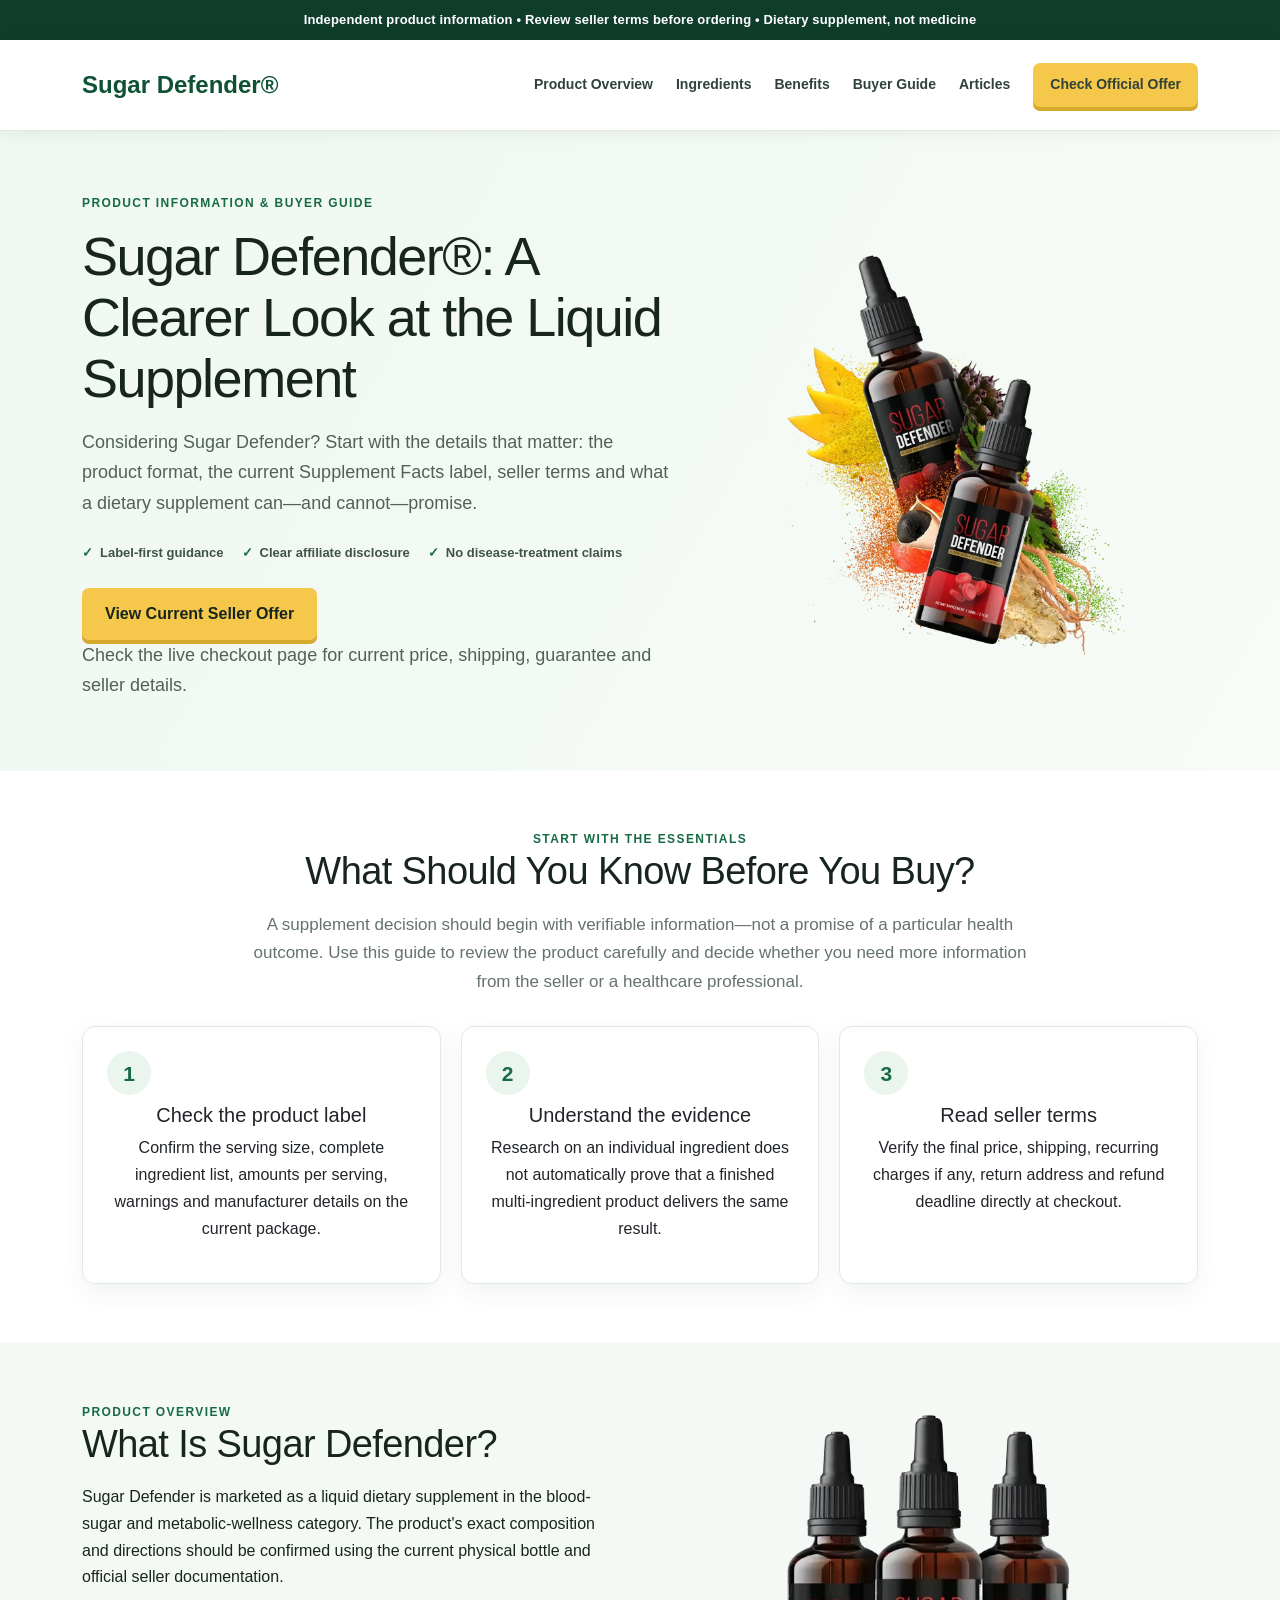
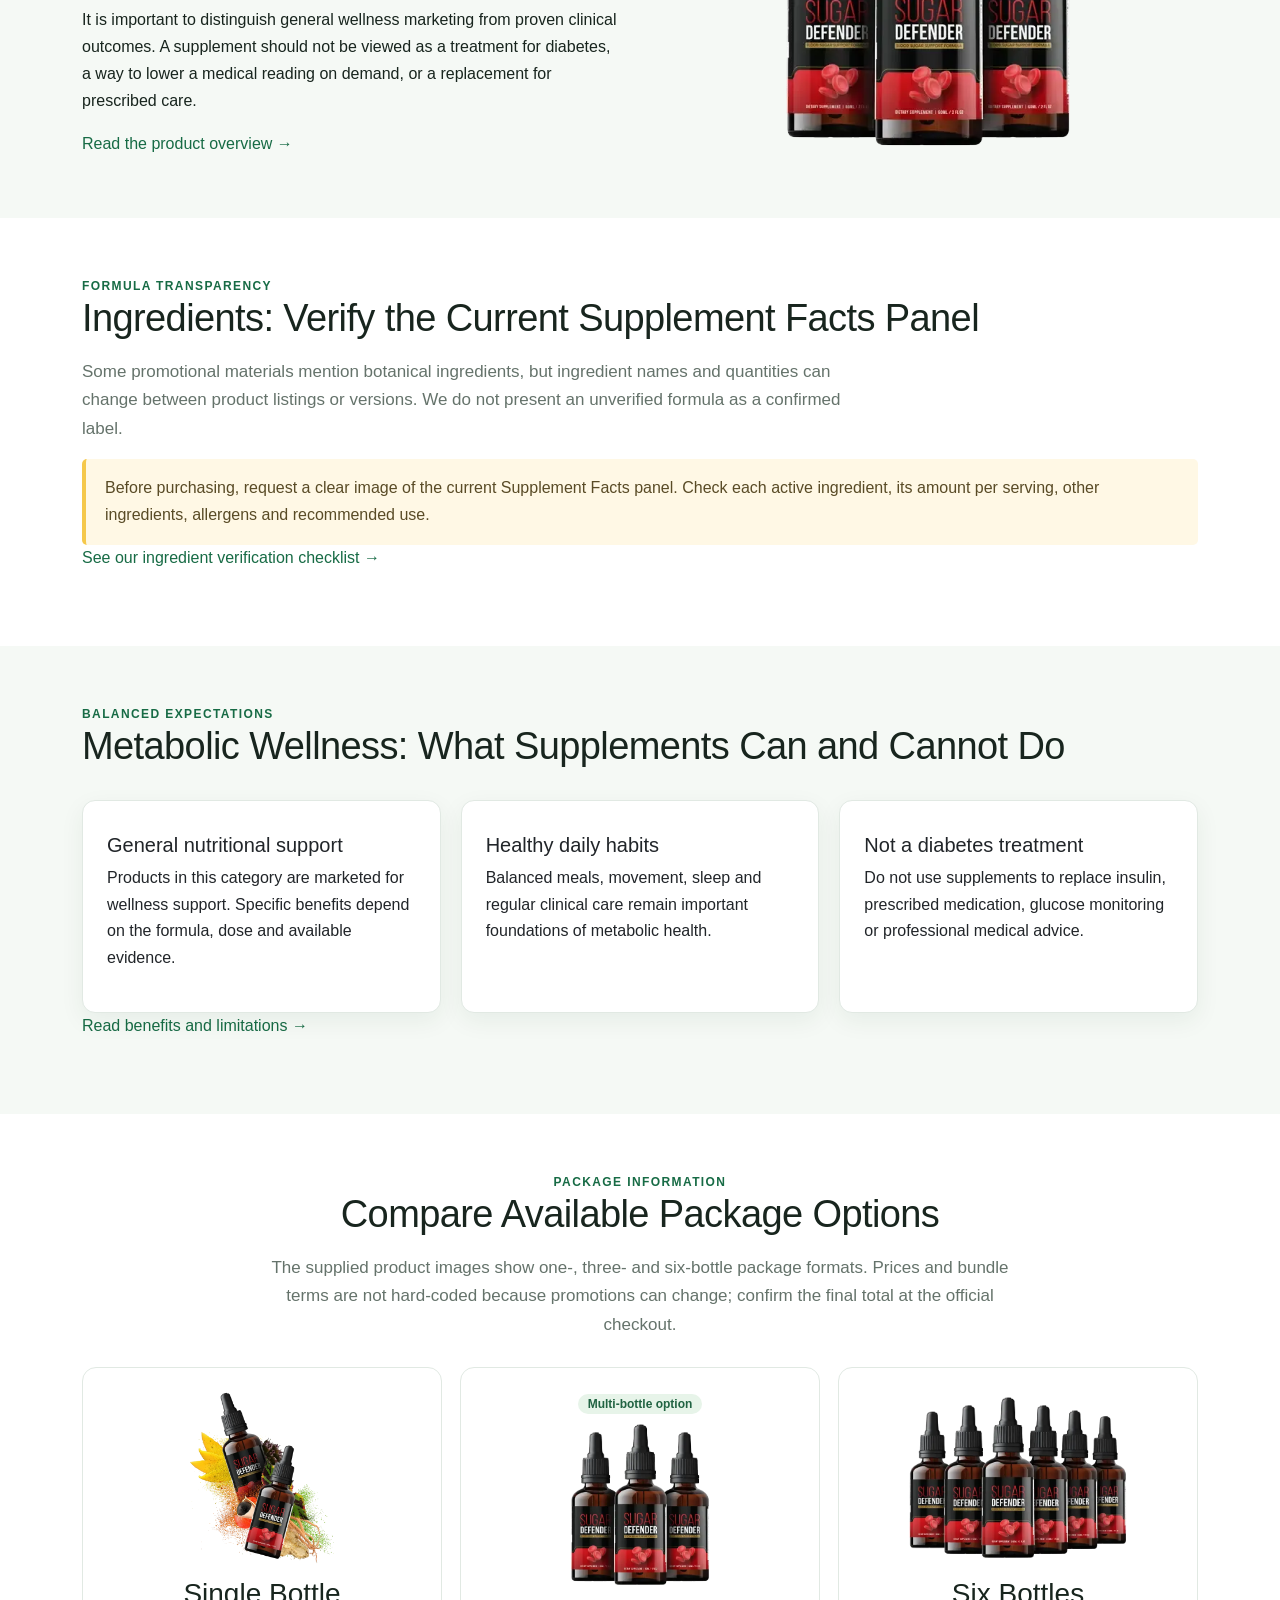
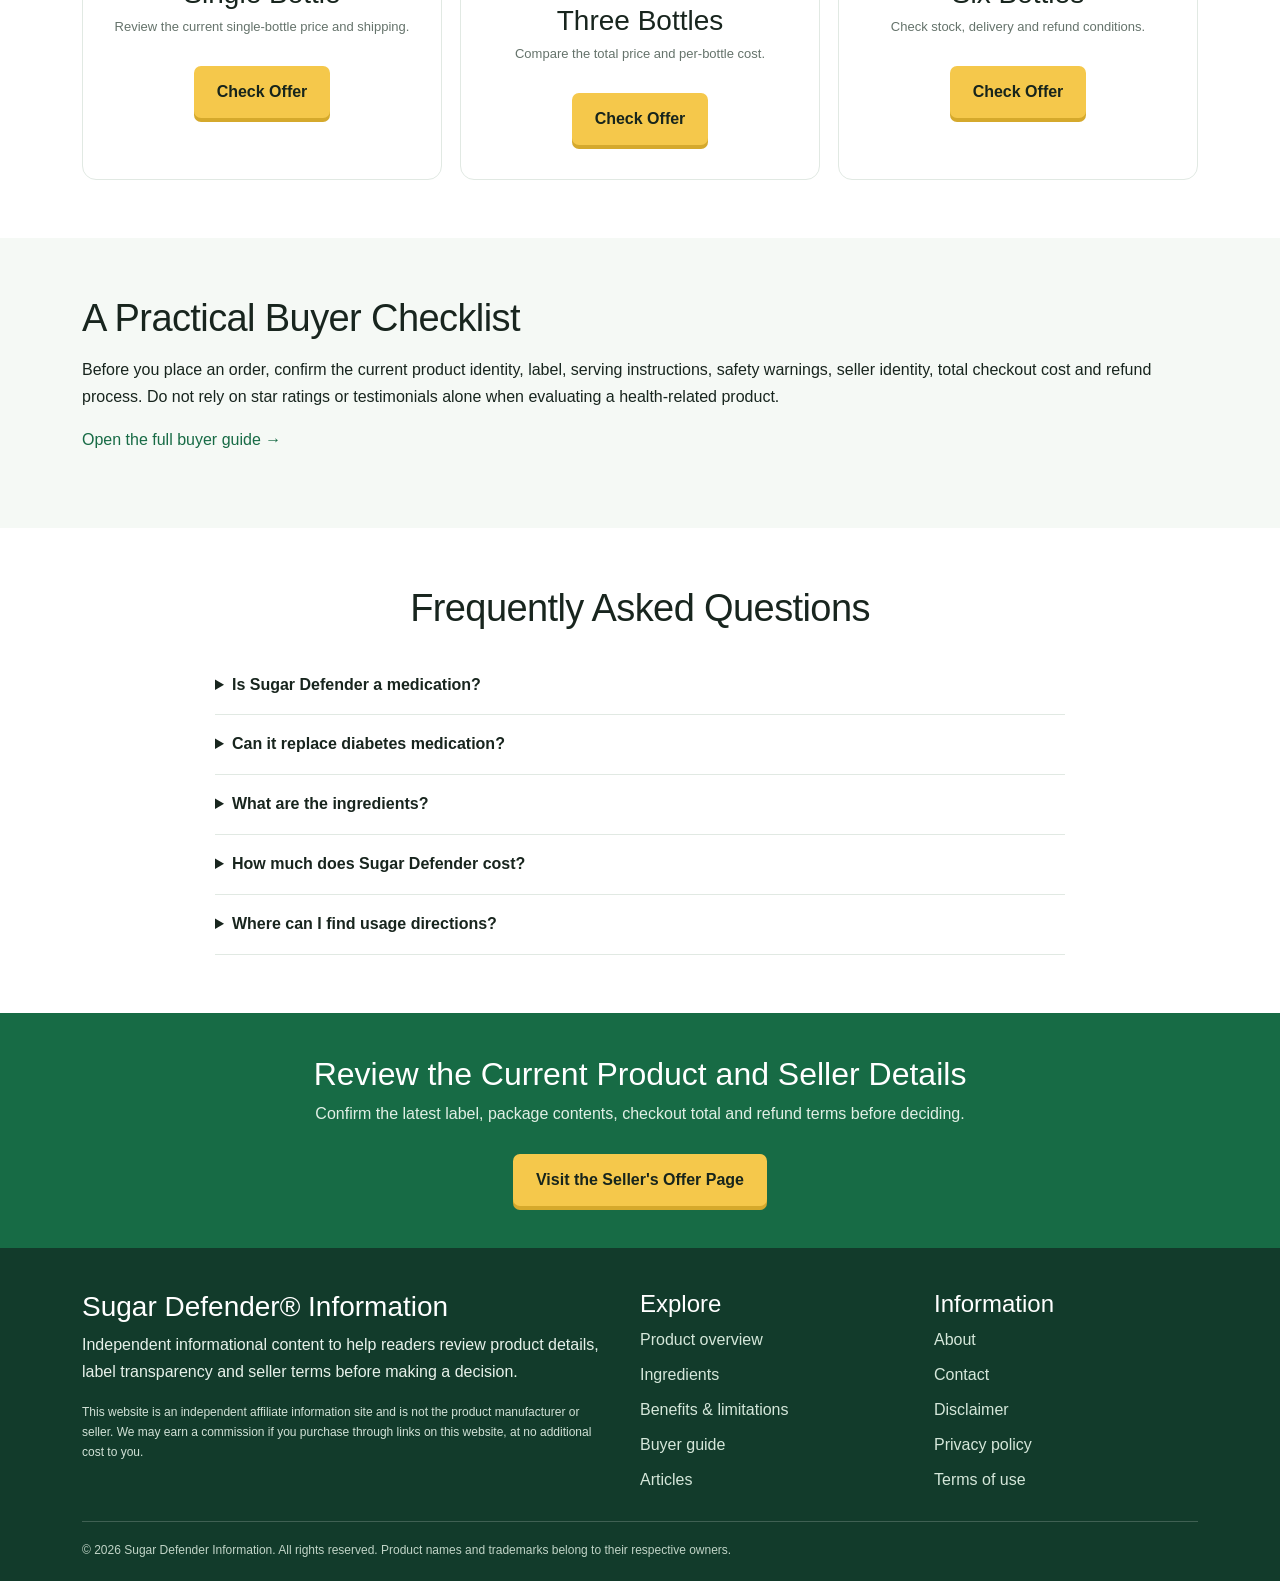
<file: index.html>
<!doctype html><html lang="en"><head><meta charset="utf-8"><meta name="viewport" content="width=device-width,initial-scale=1">
  <meta name="google-site-verification" content="rdpQ_b0k1fp0fKm5_7K_BMb2VuvGI5ADbU_LfdGEvl0" />
<title>Sugar Defender® | Discover Natural Blood Sugar Support & Info</title><meta name="description" content="Explore Sugar Defender product information, label-checking guidance, ingredient transparency, potential limitations and practical questions to ask before ordering."><meta name="robots" content="index,follow,max-image-preview:large">
<link rel="canonical" href="https://en-sugardefenderpro.vercel.app/"><meta property="og:type" content="website"><meta property="og:title" content="Sugar Defender® | Discover Natural Blood Sugar Support & Info"><meta property="og:description" content="Explore Sugar Defender product information, label-checking guidance, ingredient transparency, potential limitations and practical questions to ask before ordering."><meta property="og:url" content="https://en-sugardefenderpro.vercel.app/"><meta property="og:image" content="/assets/images/sugar-defender-one-bottle.webp"><meta name="twitter:card" content="summary_large_image">
<link rel="icon" href="/assets/images/sugar-defender-one-bottle.webp"><link rel="stylesheet" href="/assets/css/bootstrap.min.css">
<link rel="stylesheet" href="/assets/css/bootstrap-icons.css">
<link rel="stylesheet" href="/assets/css/style.css">
<script type="application/ld+json">{"@context":"https://schema.org","@type":"WebPage","name":"Sugar Defender® | Discover Natural Blood Sugar Support & Info","url":"https://en-sugardefenderpro.vercel.app/","description":"Explore Sugar Defender product information, label-checking guidance, ingredient transparency, potential limitations and practical questions to ask before ordering."}</script></head><body><div class="top-strip">Independent product information • Review seller terms before ordering • Dietary supplement, not medicine</div>
<nav class="navbar"><div class="container nav-inner"><a class="brand" href="https://en-sugardefenderpro.vercel.app/">Sugar Defender®</a><button class="menu-toggle" aria-label="Open menu" aria-expanded="false">☰</button><div class="nav-links"><a href="https://en-sugardefenderpro.vercel.app/what-is/">Product Overview</a><a href="https://en-sugardefenderpro.vercel.app/ingredients/">Ingredients</a><a href="https://en-sugardefenderpro.vercel.app/benefits/">Benefits</a><a href="https://en-sugardefenderpro.vercel.app/review/">Buyer Guide</a><a href="https://en-sugardefenderpro.vercel.app/blog/">Articles</a><a class="nav-cta" href="https://mwebkivo.com/13804/1614/2/?" target="_blank" rel="sponsored nofollow noopener">Check Official Offer</a></div></div></nav><header class="hero"><div class="container hero-grid"><div><div class="eyebrow">Product information & buyer guide</div><h1>Sugar Defender®: A Clearer Look at the Liquid Supplement</h1><p>Considering Sugar Defender? Start with the details that matter: the product format, the current Supplement Facts label, seller terms and what a dietary supplement can—and cannot—promise.</p><div class="trust-row"><span>Label-first guidance</span><span>Clear affiliate disclosure</span><span>No disease-treatment claims</span></div><a class="btn" href="https://mwebkivo.com/13804/1614/2/?" target="_blank" rel="sponsored nofollow noopener">View Current Seller Offer</a><p class="small">Check the live checkout page for current price, shipping, guarantee and seller details.</p></div><div><img class="hero-img" src="/assets/images/sugar-defender-one-bottle.webp" alt="Sugar Defender product bottle"></div></div></header>
<section class="section center"><div class="container"><div class="eyebrow">Start with the essentials</div><h2>What Should You Know Before You Buy?</h2><p class="section-intro">A supplement decision should begin with verifiable information—not a promise of a particular health outcome. Use this guide to review the product carefully and decide whether you need more information from the seller or a healthcare professional.</p><div class="cards"><div class="card"><div class="icon-round">1</div><h3>Check the product label</h3><p>Confirm the serving size, complete ingredient list, amounts per serving, warnings and manufacturer details on the current package.</p></div><div class="card"><div class="icon-round">2</div><h3>Understand the evidence</h3><p>Research on an individual ingredient does not automatically prove that a finished multi-ingredient product delivers the same result.</p></div><div class="card"><div class="icon-round">3</div><h3>Read seller terms</h3><p>Verify the final price, shipping, recurring charges if any, return address and refund deadline directly at checkout.</p></div></div></div></section>
<section class="section soft" id="what-is"><div class="container split"><div><div class="eyebrow">Product overview</div><h2>What Is Sugar Defender?</h2><p>Sugar Defender is marketed as a liquid dietary supplement in the blood-sugar and metabolic-wellness category. The product's exact composition and directions should be confirmed using the current physical bottle and official seller documentation.</p><p>It is important to distinguish general wellness marketing from proven clinical outcomes. A supplement should not be viewed as a treatment for diabetes, a way to lower a medical reading on demand, or a replacement for prescribed care.</p><a href="https://en-sugardefenderpro.vercel.app/what-is/">Read the product overview →</a></div><img class="product-img" src="/assets/images/sugar-defender-three-bottles.webp" alt="Sugar Defender multi-bottle package"></div></section>
<section class="section" id="ingredients"><div class="container"><div class="eyebrow">Formula transparency</div><h2>Ingredients: Verify the Current Supplement Facts Panel</h2><p class="section-intro">Some promotional materials mention botanical ingredients, but ingredient names and quantities can change between product listings or versions. We do not present an unverified formula as a confirmed label.</p><div class="note">Before purchasing, request a clear image of the current Supplement Facts panel. Check each active ingredient, its amount per serving, other ingredients, allergens and recommended use.</div><p><a href="https://en-sugardefenderpro.vercel.app/ingredients/">See our ingredient verification checklist →</a></p></div></section>
<section class="section soft" id="benefits"><div class="container"><div class="eyebrow">Balanced expectations</div><h2>Metabolic Wellness: What Supplements Can and Cannot Do</h2><div class="cards"><div class="card"><h3>General nutritional support</h3><p>Products in this category are marketed for wellness support. Specific benefits depend on the formula, dose and available evidence.</p></div><div class="card"><h3>Healthy daily habits</h3><p>Balanced meals, movement, sleep and regular clinical care remain important foundations of metabolic health.</p></div><div class="card"><h3>Not a diabetes treatment</h3><p>Do not use supplements to replace insulin, prescribed medication, glucose monitoring or professional medical advice.</p></div></div><p><a href="https://en-sugardefenderpro.vercel.app/benefits/">Read benefits and limitations →</a></p></div></section>
<section class="section" id="pricing"><div class="container center"><div class="eyebrow">Package information</div><h2>Compare Available Package Options</h2><p class="section-intro">The supplied product images show one-, three- and six-bottle package formats. Prices and bundle terms are not hard-coded because promotions can change; confirm the final total at the official checkout.</p><div class="price-grid"><div class="price-card"><img src="/assets/images/sugar-defender-one-bottle.webp" alt="One bottle package"><h3>Single Bottle</h3><p class="small">Review the current single-bottle price and shipping.</p><a class="btn" href="https://mwebkivo.com/13804/1614/2/?" rel="sponsored nofollow noopener" target="_blank">Check Offer</a></div><div class="price-card"><span class="badge">Multi-bottle option</span><img src="/assets/images/sugar-defender-three-bottles.webp" alt="Three bottle package"><h3>Three Bottles</h3><p class="small">Compare the total price and per-bottle cost.</p><a class="btn" href="https://mwebkivo.com/13804/1614/2/?" rel="sponsored nofollow noopener" target="_blank">Check Offer</a></div><div class="price-card"><img src="/assets/images/sugar-defender-six-bottles.webp" alt="Six bottle package"><h3>Six Bottles</h3><p class="small">Check stock, delivery and refund conditions.</p><a class="btn" href="https://mwebkivo.com/13804/1614/2/?" rel="sponsored nofollow noopener" target="_blank">Check Offer</a></div></div></div></section>
<section class="section soft" id="reviews"><div class="container"><h2>A Practical Buyer Checklist</h2><p>Before you place an order, confirm the current product identity, label, serving instructions, safety warnings, seller identity, total checkout cost and refund process. Do not rely on star ratings or testimonials alone when evaluating a health-related product.</p><p><a href="https://en-sugardefenderpro.vercel.app/review/">Open the full buyer guide →</a></p></div></section>
<section class="section" id="faq"><div class="container center"><h2>Frequently Asked Questions</h2><div class="faq"><details><summary>Is Sugar Defender a medication?</summary><p>No. It is marketed as a dietary supplement. It should not be used to diagnose, treat, cure or prevent any disease.</p></details><details><summary>Can it replace diabetes medication?</summary><p>No. Never stop or change prescribed medication based on supplement marketing. Speak with your healthcare professional.</p></details><details><summary>What are the ingredients?</summary><p>Check the current Supplement Facts panel on the physical product. We do not treat incomplete promotional ingredient references as a verified formula.</p></details><details><summary>How much does Sugar Defender cost?</summary><p>Prices and bundle promotions may change. The final checkout page is the place to confirm current pricing, shipping and taxes.</p></details><details><summary>Where can I find usage directions?</summary><p>Follow the directions printed on the current product label. Ask a healthcare professional before use if you take medication or have a medical condition.</p></details></div></div></section>
<section class="cta-band"><div class="container"><h2>Review the Current Product and Seller Details</h2><p>Confirm the latest label, package contents, checkout total and refund terms before deciding.</p><a class="btn" href="https://mwebkivo.com/13804/1614/2/?" target="_blank" rel="sponsored nofollow noopener">Visit the Seller's Offer Page</a></div></section><footer class="footer"><div class="container"><div class="footer-grid"><div><h3>Sugar Defender® Information</h3><p>Independent informational content to help readers review product details, label transparency and seller terms before making a decision.</p><p class="disclaimer">This website is an independent affiliate information site and is not the product manufacturer or seller. We may earn a commission if you purchase through links on this website, at no additional cost to you.</p></div><div><h4>Explore</h4><div class="footer-links"><a href="https://en-sugardefenderpro.vercel.app/what-is/">Product overview</a><a href="https://en-sugardefenderpro.vercel.app/ingredients/">Ingredients</a><a href="https://en-sugardefenderpro.vercel.app/benefits/">Benefits & limitations</a><a href="https://en-sugardefenderpro.vercel.app/review/">Buyer guide</a><a href="https://en-sugardefenderpro.vercel.app/blog/">Articles</a></div></div><div><h4>Information</h4><div class="footer-links"><a href="https://en-sugardefenderpro.vercel.app/about/">About</a><a href="https://en-sugardefenderpro.vercel.app/contact/">Contact</a><a href="https://en-sugardefenderpro.vercel.app/disclaimer/">Disclaimer</a><a href="https://en-sugardefenderpro.vercel.app/privacy-policy/">Privacy policy</a><a href="https://en-sugardefenderpro.vercel.app/terms/">Terms of use</a></div></div></div><div class="copyright">© 2026 Sugar Defender Information. All rights reserved. Product names and trademarks belong to their respective owners.</div></div></footer><script src="/assets/js/site.js" defer></script></body></html>
</file>
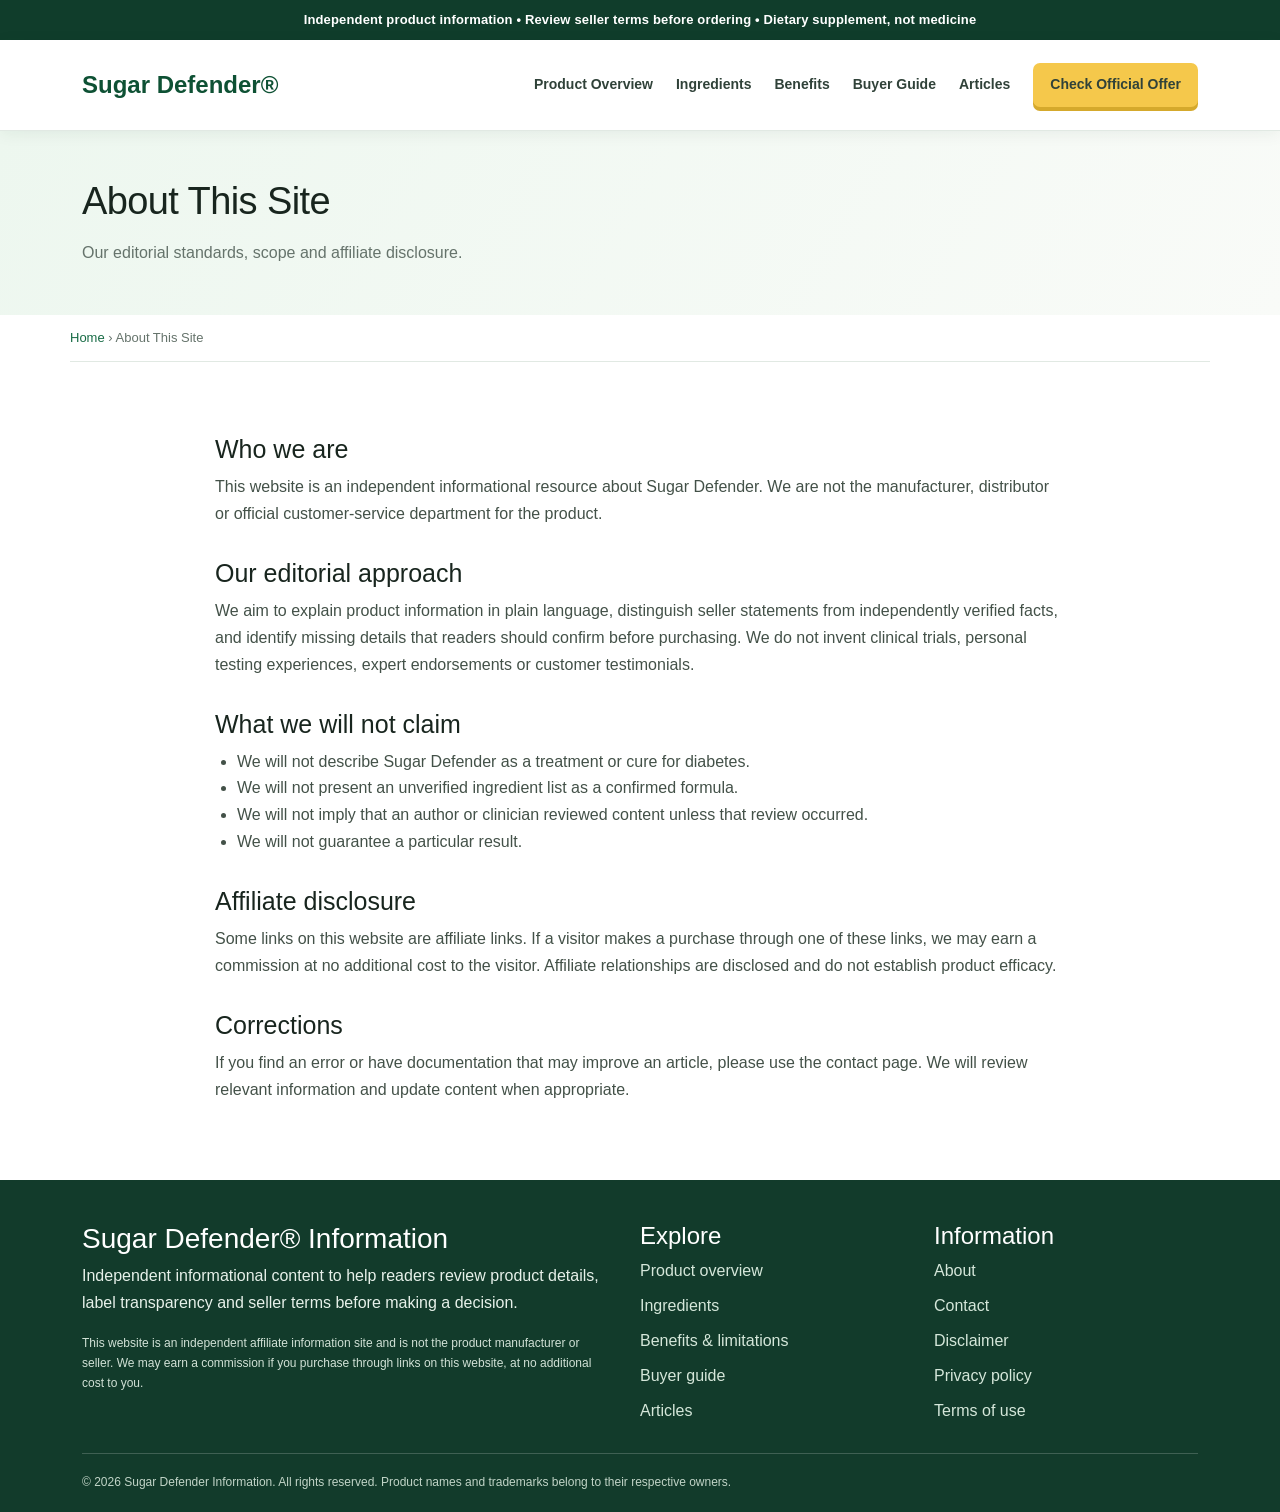
<file: about/index.html>
<!doctype html><html lang="en"><head><meta charset="utf-8"><meta name="viewport" content="width=device-width,initial-scale=1">
<title>About This Sugar Defender Information Website</title><meta name="description" content="Learn about this independent Sugar Defender information website, its editorial approach and affiliate relationship."><meta name="robots" content="index,follow,max-image-preview:large">
<link rel="canonical" href="https://en-sugardefenderpro.vercel.app/about/"><meta property="og:type" content="website"><meta property="og:title" content="About This Sugar Defender Information Website"><meta property="og:description" content="Learn about this independent Sugar Defender information website, its editorial approach and affiliate relationship."><meta property="og:url" content="https://en-sugardefenderpro.vercel.app/about/"><meta property="og:image" content="/assets/images/sugar-defender-one-bottle.webp"><meta name="twitter:card" content="summary_large_image">
<link rel="icon" href="/assets/images/sugar-defender-one-bottle.webp"><link rel="stylesheet" href="/assets/css/bootstrap.min.css">
<link rel="stylesheet" href="/assets/css/bootstrap-icons.css">
<link rel="stylesheet" href="/assets/css/style.css">
<script type="application/ld+json">{"@context":"https://schema.org","@type":"WebPage","name":"About This Sugar Defender Information Website","url":"https://en-sugardefenderpro.vercel.app/about/","description":"Learn about this independent Sugar Defender information website, its editorial approach and affiliate relationship."}</script></head><body><div class="top-strip">Independent product information • Review seller terms before ordering • Dietary supplement, not medicine</div>
<nav class="navbar"><div class="container nav-inner"><a class="brand" href="https://en-sugardefenderpro.vercel.app/">Sugar Defender®</a><button class="menu-toggle" aria-label="Open menu" aria-expanded="false">☰</button><div class="nav-links"><a href="https://en-sugardefenderpro.vercel.app/what-is/">Product Overview</a><a href="https://en-sugardefenderpro.vercel.app/ingredients/">Ingredients</a><a href="https://en-sugardefenderpro.vercel.app/benefits/">Benefits</a><a href="https://en-sugardefenderpro.vercel.app/review/">Buyer Guide</a><a href="https://en-sugardefenderpro.vercel.app/blog/">Articles</a><a class="nav-cta" href="https://mwebkivo.com/13804/1614/2/?" target="_blank" rel="sponsored nofollow noopener">Check Official Offer</a></div></div></nav><header class="page-hero"><div class="container"><h1>About This Site</h1><p>Our editorial standards, scope and affiliate disclosure.</p></div></header><div class="container breadcrumbs"><a href="https://en-sugardefenderpro.vercel.app/">Home</a> › About This Site</div><main class="container article"><h2>Who we are</h2><p>This website is an independent informational resource about Sugar Defender. We are not the manufacturer, distributor or official customer-service department for the product.</p><h2>Our editorial approach</h2><p>We aim to explain product information in plain language, distinguish seller statements from independently verified facts, and identify missing details that readers should confirm before purchasing. We do not invent clinical trials, personal testing experiences, expert endorsements or customer testimonials.</p><h2>What we will not claim</h2><ul><li>We will not describe Sugar Defender as a treatment or cure for diabetes.</li><li>We will not present an unverified ingredient list as a confirmed formula.</li><li>We will not imply that an author or clinician reviewed content unless that review occurred.</li><li>We will not guarantee a particular result.</li></ul><h2>Affiliate disclosure</h2><p>Some links on this website are affiliate links. If a visitor makes a purchase through one of these links, we may earn a commission at no additional cost to the visitor. Affiliate relationships are disclosed and do not establish product efficacy.</p><h2>Corrections</h2><p>If you find an error or have documentation that may improve an article, please use the contact page. We will review relevant information and update content when appropriate.</p></main><footer class="footer"><div class="container"><div class="footer-grid"><div><h3>Sugar Defender® Information</h3><p>Independent informational content to help readers review product details, label transparency and seller terms before making a decision.</p><p class="disclaimer">This website is an independent affiliate information site and is not the product manufacturer or seller. We may earn a commission if you purchase through links on this website, at no additional cost to you.</p></div><div><h4>Explore</h4><div class="footer-links"><a href="https://en-sugardefenderpro.vercel.app/what-is/">Product overview</a><a href="https://en-sugardefenderpro.vercel.app/ingredients/">Ingredients</a><a href="https://en-sugardefenderpro.vercel.app/benefits/">Benefits & limitations</a><a href="https://en-sugardefenderpro.vercel.app/review/">Buyer guide</a><a href="https://en-sugardefenderpro.vercel.app/blog/">Articles</a></div></div><div><h4>Information</h4><div class="footer-links"><a href="https://en-sugardefenderpro.vercel.app/about/">About</a><a href="https://en-sugardefenderpro.vercel.app/contact/">Contact</a><a href="https://en-sugardefenderpro.vercel.app/disclaimer/">Disclaimer</a><a href="https://en-sugardefenderpro.vercel.app/privacy-policy/">Privacy policy</a><a href="https://en-sugardefenderpro.vercel.app/terms/">Terms of use</a></div></div></div><div class="copyright">© 2026 Sugar Defender Information. All rights reserved. Product names and trademarks belong to their respective owners.</div></div></footer><script src="/assets/js/site.js" defer></script></body></html>
</file>
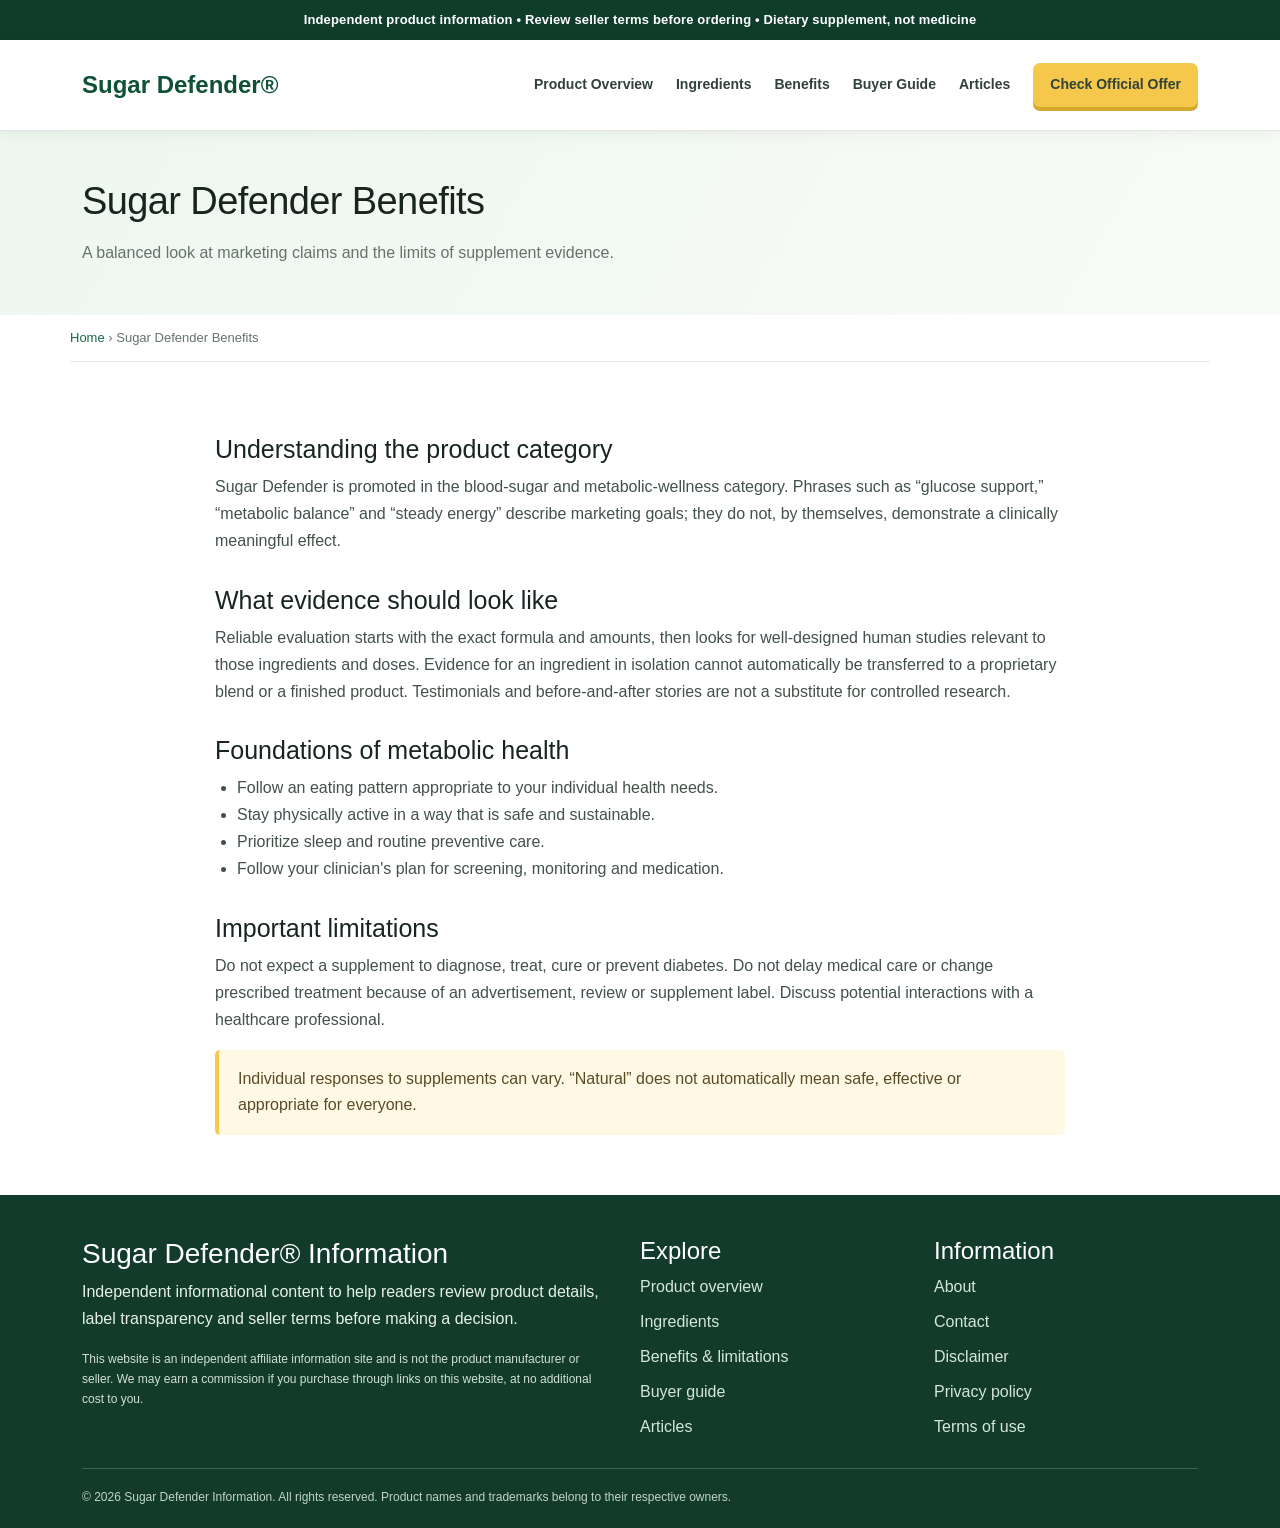
<file: benefits/index.html>
<!doctype html><html lang="en"><head><meta charset="utf-8"><meta name="viewport" content="width=device-width,initial-scale=1">
<title>Sugar Defender Benefits: Claims, Context and Limitations</title><meta name="description" content="Understand the kinds of wellness claims associated with Sugar Defender and the limits of dietary supplement evidence."><meta name="robots" content="index,follow,max-image-preview:large">
<link rel="canonical" href="https://en-sugardefenderpro.vercel.app/benefits/"><meta property="og:type" content="website"><meta property="og:title" content="Sugar Defender Benefits: Claims, Context and Limitations"><meta property="og:description" content="Understand the kinds of wellness claims associated with Sugar Defender and the limits of dietary supplement evidence."><meta property="og:url" content="https://en-sugardefenderpro.vercel.app/benefits/"><meta property="og:image" content="/assets/images/sugar-defender-one-bottle.webp"><meta name="twitter:card" content="summary_large_image">
<link rel="icon" href="/assets/images/sugar-defender-one-bottle.webp"><link rel="stylesheet" href="/assets/css/bootstrap.min.css">
<link rel="stylesheet" href="/assets/css/bootstrap-icons.css">
<link rel="stylesheet" href="/assets/css/style.css">
<script type="application/ld+json">{"@context":"https://schema.org","@type":"WebPage","name":"Sugar Defender Benefits: Claims, Context and Limitations","url":"https://en-sugardefenderpro.vercel.app/benefits/","description":"Understand the kinds of wellness claims associated with Sugar Defender and the limits of dietary supplement evidence."}</script></head><body><div class="top-strip">Independent product information • Review seller terms before ordering • Dietary supplement, not medicine</div>
<nav class="navbar"><div class="container nav-inner"><a class="brand" href="https://en-sugardefenderpro.vercel.app/">Sugar Defender®</a><button class="menu-toggle" aria-label="Open menu" aria-expanded="false">☰</button><div class="nav-links"><a href="https://en-sugardefenderpro.vercel.app/what-is/">Product Overview</a><a href="https://en-sugardefenderpro.vercel.app/ingredients/">Ingredients</a><a href="https://en-sugardefenderpro.vercel.app/benefits/">Benefits</a><a href="https://en-sugardefenderpro.vercel.app/review/">Buyer Guide</a><a href="https://en-sugardefenderpro.vercel.app/blog/">Articles</a><a class="nav-cta" href="https://mwebkivo.com/13804/1614/2/?" target="_blank" rel="sponsored nofollow noopener">Check Official Offer</a></div></div></nav><header class="page-hero"><div class="container"><h1>Sugar Defender Benefits</h1><p>A balanced look at marketing claims and the limits of supplement evidence.</p></div></header><div class="container breadcrumbs"><a href="https://en-sugardefenderpro.vercel.app/">Home</a> › Sugar Defender Benefits</div><main class="container article"><h2>Understanding the product category</h2><p>Sugar Defender is promoted in the blood-sugar and metabolic-wellness category. Phrases such as “glucose support,” “metabolic balance” and “steady energy” describe marketing goals; they do not, by themselves, demonstrate a clinically meaningful effect.</p><h2>What evidence should look like</h2><p>Reliable evaluation starts with the exact formula and amounts, then looks for well-designed human studies relevant to those ingredients and doses. Evidence for an ingredient in isolation cannot automatically be transferred to a proprietary blend or a finished product. Testimonials and before-and-after stories are not a substitute for controlled research.</p><h2>Foundations of metabolic health</h2><ul><li>Follow an eating pattern appropriate to your individual health needs.</li><li>Stay physically active in a way that is safe and sustainable.</li><li>Prioritize sleep and routine preventive care.</li><li>Follow your clinician's plan for screening, monitoring and medication.</li></ul><h2>Important limitations</h2><p>Do not expect a supplement to diagnose, treat, cure or prevent diabetes. Do not delay medical care or change prescribed treatment because of an advertisement, review or supplement label. Discuss potential interactions with a healthcare professional.</p><div class="note">Individual responses to supplements can vary. “Natural” does not automatically mean safe, effective or appropriate for everyone.</div></main><footer class="footer"><div class="container"><div class="footer-grid"><div><h3>Sugar Defender® Information</h3><p>Independent informational content to help readers review product details, label transparency and seller terms before making a decision.</p><p class="disclaimer">This website is an independent affiliate information site and is not the product manufacturer or seller. We may earn a commission if you purchase through links on this website, at no additional cost to you.</p></div><div><h4>Explore</h4><div class="footer-links"><a href="https://en-sugardefenderpro.vercel.app/what-is/">Product overview</a><a href="https://en-sugardefenderpro.vercel.app/ingredients/">Ingredients</a><a href="https://en-sugardefenderpro.vercel.app/benefits/">Benefits & limitations</a><a href="https://en-sugardefenderpro.vercel.app/review/">Buyer guide</a><a href="https://en-sugardefenderpro.vercel.app/blog/">Articles</a></div></div><div><h4>Information</h4><div class="footer-links"><a href="https://en-sugardefenderpro.vercel.app/about/">About</a><a href="https://en-sugardefenderpro.vercel.app/contact/">Contact</a><a href="https://en-sugardefenderpro.vercel.app/disclaimer/">Disclaimer</a><a href="https://en-sugardefenderpro.vercel.app/privacy-policy/">Privacy policy</a><a href="https://en-sugardefenderpro.vercel.app/terms/">Terms of use</a></div></div></div><div class="copyright">© 2026 Sugar Defender Information. All rights reserved. Product names and trademarks belong to their respective owners.</div></div></footer><script src="/assets/js/site.js" defer></script></body></html>
</file>
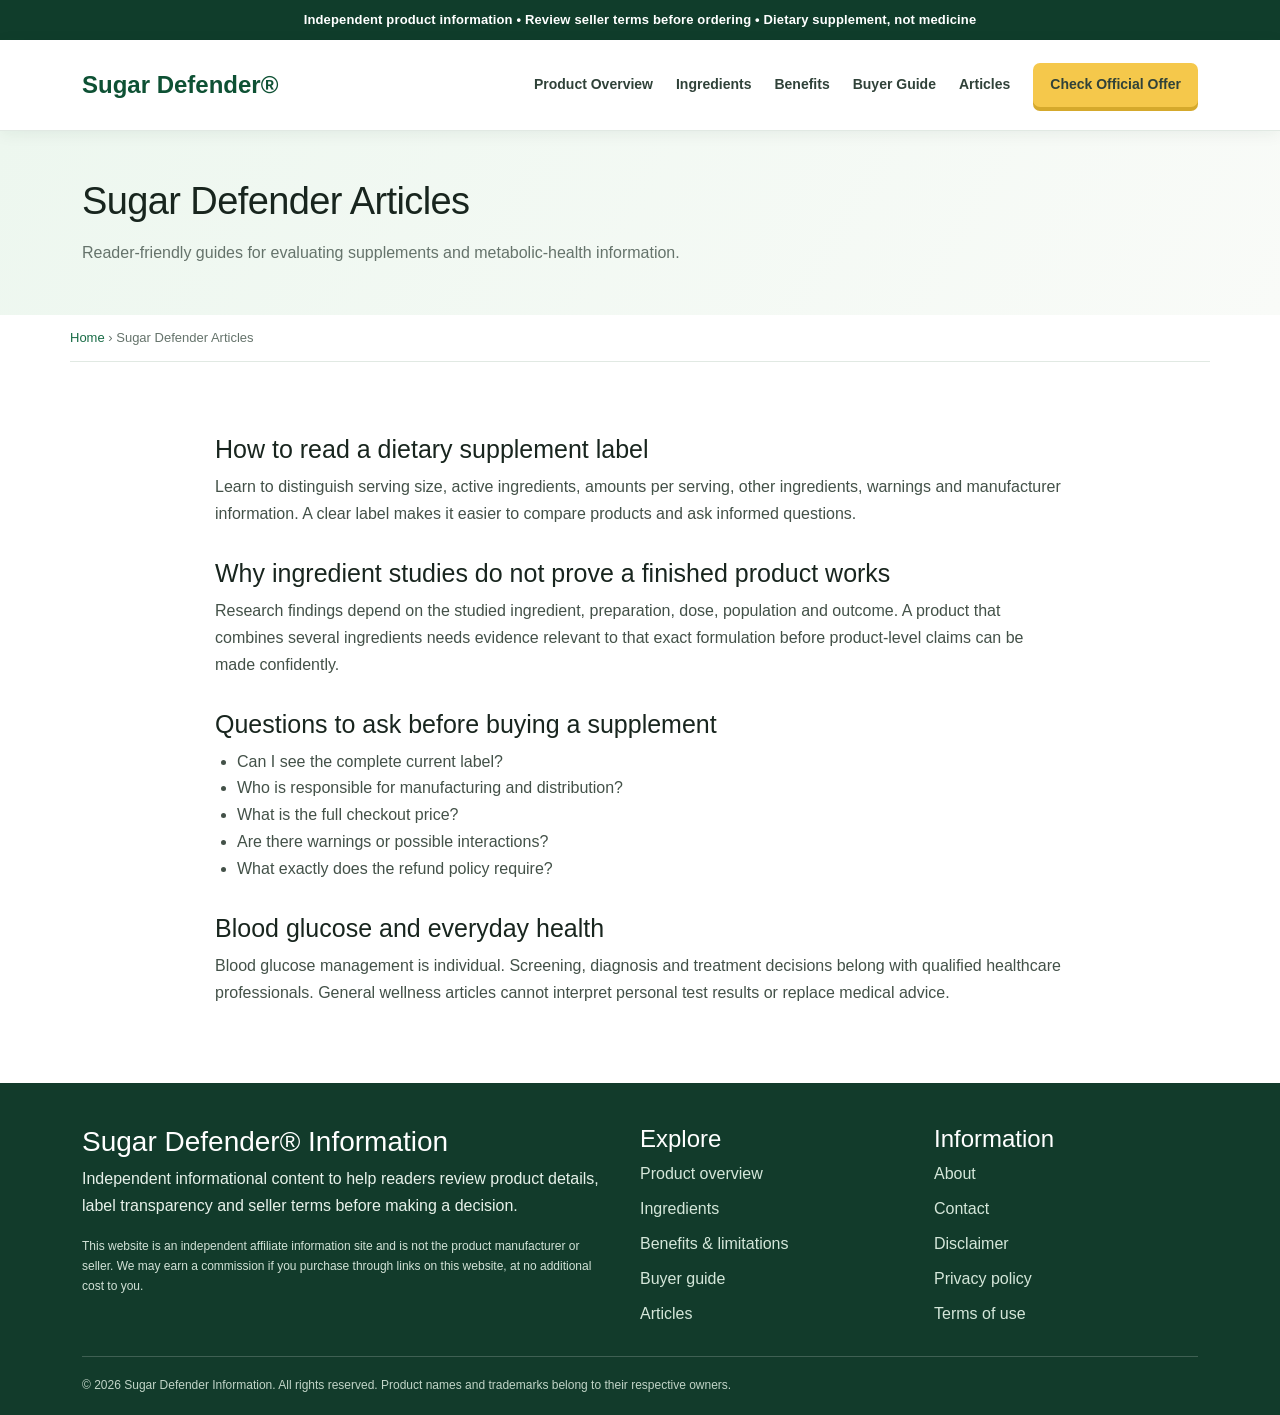
<file: blog/index.html>
<!doctype html><html lang="en"><head><meta charset="utf-8"><meta name="viewport" content="width=device-width,initial-scale=1">
<title>Sugar Defender Articles: Practical Metabolic Wellness Guides</title><meta name="description" content="Educational reading on supplement labels, blood glucose basics, ingredient evidence and safer product evaluation."><meta name="robots" content="index,follow,max-image-preview:large">
<link rel="canonical" href="https://en-sugardefenderpro.vercel.app/blog/"><meta property="og:type" content="website"><meta property="og:title" content="Sugar Defender Articles: Practical Metabolic Wellness Guides"><meta property="og:description" content="Educational reading on supplement labels, blood glucose basics, ingredient evidence and safer product evaluation."><meta property="og:url" content="https://en-sugardefenderpro.vercel.app/blog/"><meta property="og:image" content="/assets/images/sugar-defender-one-bottle.webp"><meta name="twitter:card" content="summary_large_image">
<link rel="icon" href="/assets/images/sugar-defender-one-bottle.webp"><link rel="stylesheet" href="/assets/css/bootstrap.min.css">
<link rel="stylesheet" href="/assets/css/bootstrap-icons.css">
<link rel="stylesheet" href="/assets/css/style.css">
<script type="application/ld+json">{"@context":"https://schema.org","@type":"WebPage","name":"Sugar Defender Articles: Practical Metabolic Wellness Guides","url":"https://en-sugardefenderpro.vercel.app/blog/","description":"Educational reading on supplement labels, blood glucose basics, ingredient evidence and safer product evaluation."}</script></head><body><div class="top-strip">Independent product information • Review seller terms before ordering • Dietary supplement, not medicine</div>
<nav class="navbar"><div class="container nav-inner"><a class="brand" href="https://en-sugardefenderpro.vercel.app/">Sugar Defender®</a><button class="menu-toggle" aria-label="Open menu" aria-expanded="false">☰</button><div class="nav-links"><a href="https://en-sugardefenderpro.vercel.app/what-is/">Product Overview</a><a href="https://en-sugardefenderpro.vercel.app/ingredients/">Ingredients</a><a href="https://en-sugardefenderpro.vercel.app/benefits/">Benefits</a><a href="https://en-sugardefenderpro.vercel.app/review/">Buyer Guide</a><a href="https://en-sugardefenderpro.vercel.app/blog/">Articles</a><a class="nav-cta" href="https://mwebkivo.com/13804/1614/2/?" target="_blank" rel="sponsored nofollow noopener">Check Official Offer</a></div></div></nav><header class="page-hero"><div class="container"><h1>Sugar Defender Articles</h1><p>Reader-friendly guides for evaluating supplements and metabolic-health information.</p></div></header><div class="container breadcrumbs"><a href="https://en-sugardefenderpro.vercel.app/">Home</a> › Sugar Defender Articles</div><main class="container article"><h2>How to read a dietary supplement label</h2><p>Learn to distinguish serving size, active ingredients, amounts per serving, other ingredients, warnings and manufacturer information. A clear label makes it easier to compare products and ask informed questions.</p><h2>Why ingredient studies do not prove a finished product works</h2><p>Research findings depend on the studied ingredient, preparation, dose, population and outcome. A product that combines several ingredients needs evidence relevant to that exact formulation before product-level claims can be made confidently.</p><h2>Questions to ask before buying a supplement</h2><ul><li>Can I see the complete current label?</li><li>Who is responsible for manufacturing and distribution?</li><li>What is the full checkout price?</li><li>Are there warnings or possible interactions?</li><li>What exactly does the refund policy require?</li></ul><h2>Blood glucose and everyday health</h2><p>Blood glucose management is individual. Screening, diagnosis and treatment decisions belong with qualified healthcare professionals. General wellness articles cannot interpret personal test results or replace medical advice.</p></main><footer class="footer"><div class="container"><div class="footer-grid"><div><h3>Sugar Defender® Information</h3><p>Independent informational content to help readers review product details, label transparency and seller terms before making a decision.</p><p class="disclaimer">This website is an independent affiliate information site and is not the product manufacturer or seller. We may earn a commission if you purchase through links on this website, at no additional cost to you.</p></div><div><h4>Explore</h4><div class="footer-links"><a href="https://en-sugardefenderpro.vercel.app/what-is/">Product overview</a><a href="https://en-sugardefenderpro.vercel.app/ingredients/">Ingredients</a><a href="https://en-sugardefenderpro.vercel.app/benefits/">Benefits & limitations</a><a href="https://en-sugardefenderpro.vercel.app/review/">Buyer guide</a><a href="https://en-sugardefenderpro.vercel.app/blog/">Articles</a></div></div><div><h4>Information</h4><div class="footer-links"><a href="https://en-sugardefenderpro.vercel.app/about/">About</a><a href="https://en-sugardefenderpro.vercel.app/contact/">Contact</a><a href="https://en-sugardefenderpro.vercel.app/disclaimer/">Disclaimer</a><a href="https://en-sugardefenderpro.vercel.app/privacy-policy/">Privacy policy</a><a href="https://en-sugardefenderpro.vercel.app/terms/">Terms of use</a></div></div></div><div class="copyright">© 2026 Sugar Defender Information. All rights reserved. Product names and trademarks belong to their respective owners.</div></div></footer><script src="/assets/js/site.js" defer></script></body></html>
</file>
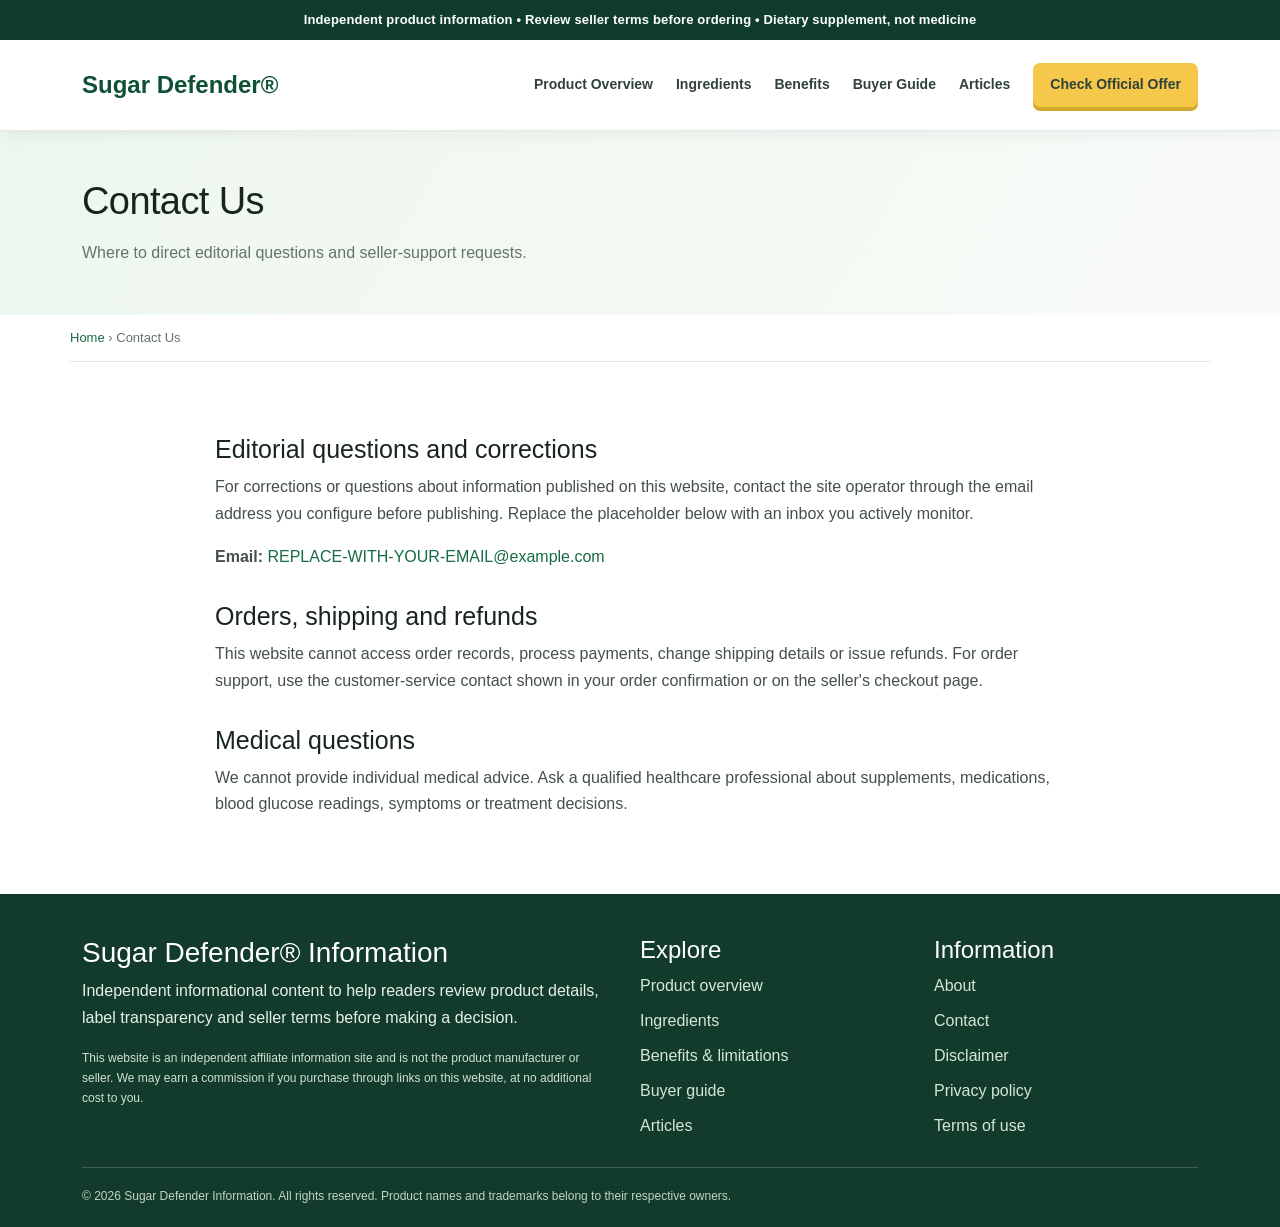
<file: contact/index.html>
<!doctype html><html lang="en"><head><meta charset="utf-8"><meta name="viewport" content="width=device-width,initial-scale=1">
<title>Contact Sugar Defender Information Website</title><meta name="description" content="Contact this independent website about editorial corrections, website issues and general content questions."><meta name="robots" content="index,follow,max-image-preview:large">
<link rel="canonical" href="https://en-sugardefenderpro.vercel.app/contact/"><meta property="og:type" content="website"><meta property="og:title" content="Contact Sugar Defender Information Website"><meta property="og:description" content="Contact this independent website about editorial corrections, website issues and general content questions."><meta property="og:url" content="https://en-sugardefenderpro.vercel.app/contact/"><meta property="og:image" content="/assets/images/sugar-defender-one-bottle.webp"><meta name="twitter:card" content="summary_large_image">
<link rel="icon" href="/assets/images/sugar-defender-one-bottle.webp"><link rel="stylesheet" href="/assets/css/bootstrap.min.css">
<link rel="stylesheet" href="/assets/css/bootstrap-icons.css">
<link rel="stylesheet" href="/assets/css/style.css">
<script type="application/ld+json">{"@context":"https://schema.org","@type":"WebPage","name":"Contact Sugar Defender Information Website","url":"https://en-sugardefenderpro.vercel.app/contact/","description":"Contact this independent website about editorial corrections, website issues and general content questions."}</script></head><body><div class="top-strip">Independent product information • Review seller terms before ordering • Dietary supplement, not medicine</div>
<nav class="navbar"><div class="container nav-inner"><a class="brand" href="https://en-sugardefenderpro.vercel.app/">Sugar Defender®</a><button class="menu-toggle" aria-label="Open menu" aria-expanded="false">☰</button><div class="nav-links"><a href="https://en-sugardefenderpro.vercel.app/what-is/">Product Overview</a><a href="https://en-sugardefenderpro.vercel.app/ingredients/">Ingredients</a><a href="https://en-sugardefenderpro.vercel.app/benefits/">Benefits</a><a href="https://en-sugardefenderpro.vercel.app/review/">Buyer Guide</a><a href="https://en-sugardefenderpro.vercel.app/blog/">Articles</a><a class="nav-cta" href="https://mwebkivo.com/13804/1614/2/?" target="_blank" rel="sponsored nofollow noopener">Check Official Offer</a></div></div></nav><header class="page-hero"><div class="container"><h1>Contact Us</h1><p>Where to direct editorial questions and seller-support requests.</p></div></header><div class="container breadcrumbs"><a href="https://en-sugardefenderpro.vercel.app/">Home</a> › Contact Us</div><main class="container article"><h2>Editorial questions and corrections</h2><p>For corrections or questions about information published on this website, contact the site operator through the email address you configure before publishing. Replace the placeholder below with an inbox you actively monitor.</p><p><strong>Email:</strong> <a href="mailto:REPLACE-WITH-YOUR-EMAIL@example.com">REPLACE-WITH-YOUR-EMAIL@example.com</a></p><h2>Orders, shipping and refunds</h2><p>This website cannot access order records, process payments, change shipping details or issue refunds. For order support, use the customer-service contact shown in your order confirmation or on the seller's checkout page.</p><h2>Medical questions</h2><p>We cannot provide individual medical advice. Ask a qualified healthcare professional about supplements, medications, blood glucose readings, symptoms or treatment decisions.</p></main><footer class="footer"><div class="container"><div class="footer-grid"><div><h3>Sugar Defender® Information</h3><p>Independent informational content to help readers review product details, label transparency and seller terms before making a decision.</p><p class="disclaimer">This website is an independent affiliate information site and is not the product manufacturer or seller. We may earn a commission if you purchase through links on this website, at no additional cost to you.</p></div><div><h4>Explore</h4><div class="footer-links"><a href="https://en-sugardefenderpro.vercel.app/what-is/">Product overview</a><a href="https://en-sugardefenderpro.vercel.app/ingredients/">Ingredients</a><a href="https://en-sugardefenderpro.vercel.app/benefits/">Benefits & limitations</a><a href="https://en-sugardefenderpro.vercel.app/review/">Buyer guide</a><a href="https://en-sugardefenderpro.vercel.app/blog/">Articles</a></div></div><div><h4>Information</h4><div class="footer-links"><a href="https://en-sugardefenderpro.vercel.app/about/">About</a><a href="https://en-sugardefenderpro.vercel.app/contact/">Contact</a><a href="https://en-sugardefenderpro.vercel.app/disclaimer/">Disclaimer</a><a href="https://en-sugardefenderpro.vercel.app/privacy-policy/">Privacy policy</a><a href="https://en-sugardefenderpro.vercel.app/terms/">Terms of use</a></div></div></div><div class="copyright">© 2026 Sugar Defender Information. All rights reserved. Product names and trademarks belong to their respective owners.</div></div></footer><script src="/assets/js/site.js" defer></script></body></html>
</file>
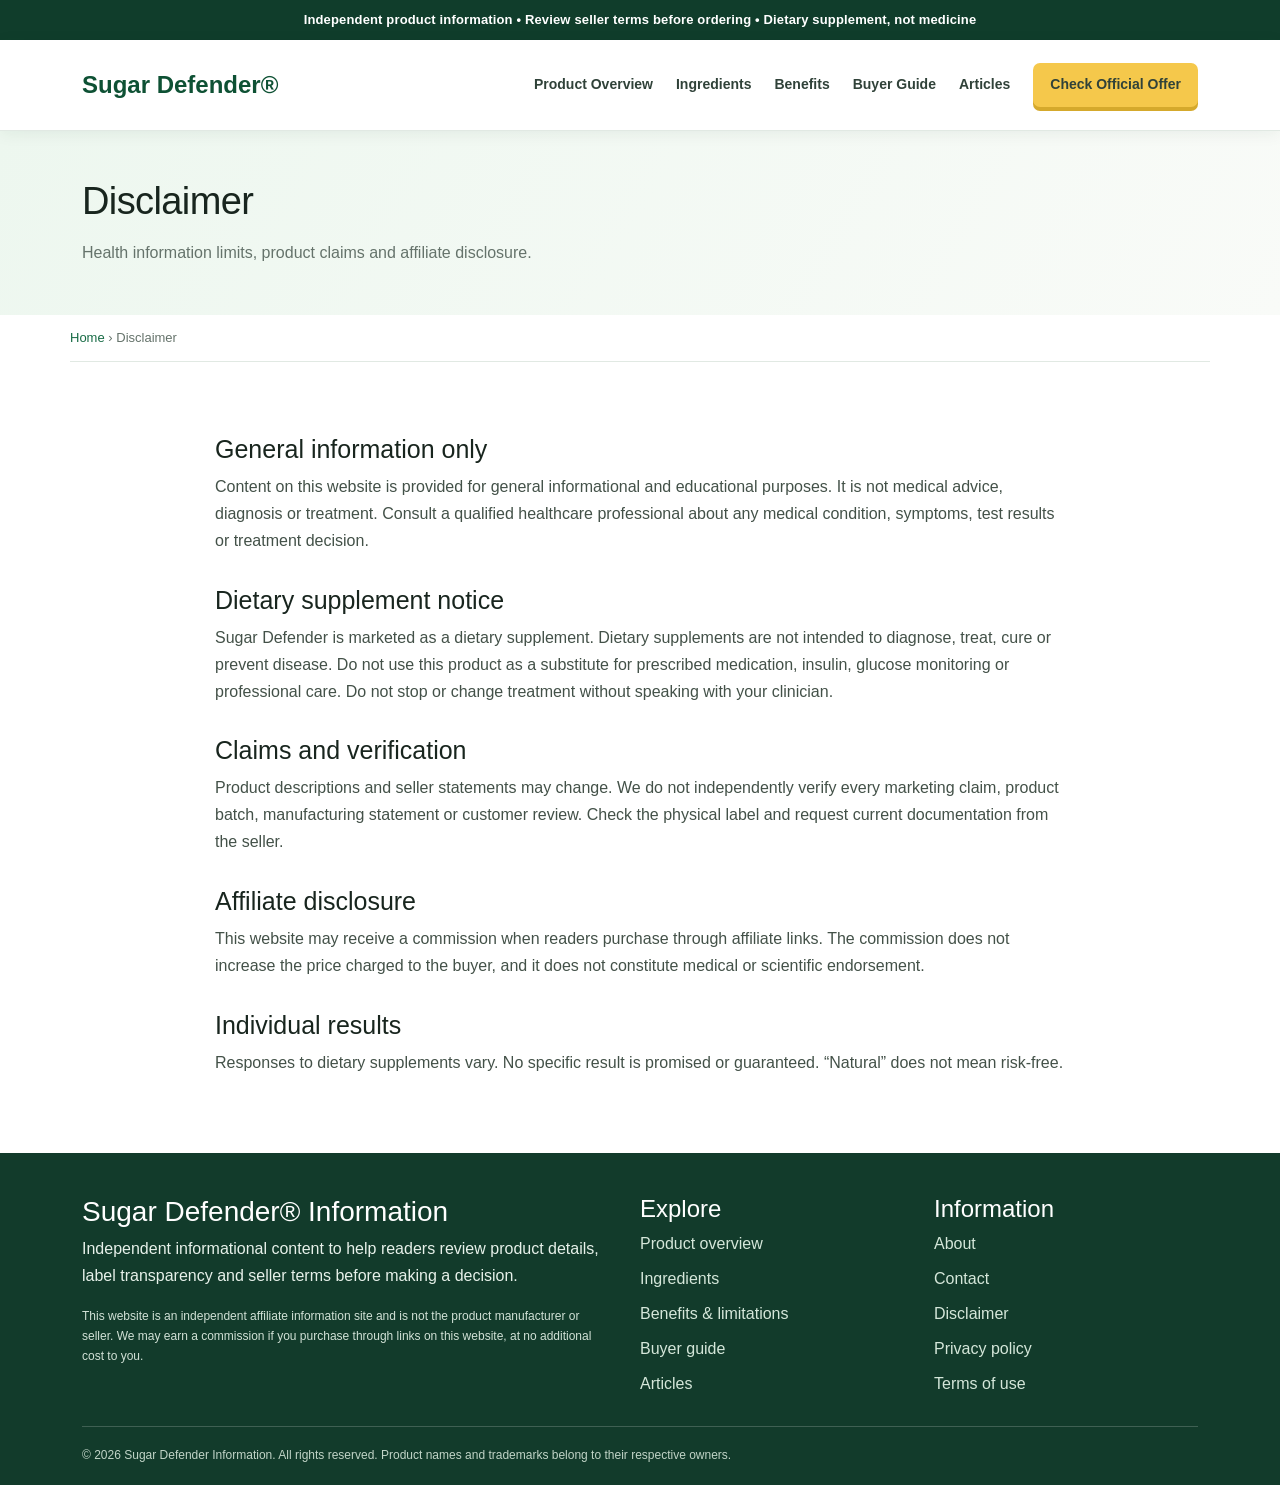
<file: disclaimer/index.html>
<!doctype html><html lang="en"><head><meta charset="utf-8"><meta name="viewport" content="width=device-width,initial-scale=1">
<title>Sugar Defender Disclaimer and Health Information Notice</title><meta name="description" content="Read the health information disclaimer, affiliate disclosure and limitations of product claims on this website."><meta name="robots" content="index,follow,max-image-preview:large">
<link rel="canonical" href="https://en-sugardefenderpro.vercel.app/disclaimer/"><meta property="og:type" content="website"><meta property="og:title" content="Sugar Defender Disclaimer and Health Information Notice"><meta property="og:description" content="Read the health information disclaimer, affiliate disclosure and limitations of product claims on this website."><meta property="og:url" content="https://en-sugardefenderpro.vercel.app/disclaimer/"><meta property="og:image" content="/assets/images/sugar-defender-one-bottle.webp"><meta name="twitter:card" content="summary_large_image">
<link rel="icon" href="/assets/images/sugar-defender-one-bottle.webp"><link rel="stylesheet" href="/assets/css/bootstrap.min.css">
<link rel="stylesheet" href="/assets/css/bootstrap-icons.css">
<link rel="stylesheet" href="/assets/css/style.css">
<script type="application/ld+json">{"@context":"https://schema.org","@type":"WebPage","name":"Sugar Defender Disclaimer and Health Information Notice","url":"https://en-sugardefenderpro.vercel.app/disclaimer/","description":"Read the health information disclaimer, affiliate disclosure and limitations of product claims on this website."}</script></head><body><div class="top-strip">Independent product information • Review seller terms before ordering • Dietary supplement, not medicine</div>
<nav class="navbar"><div class="container nav-inner"><a class="brand" href="https://en-sugardefenderpro.vercel.app/">Sugar Defender®</a><button class="menu-toggle" aria-label="Open menu" aria-expanded="false">☰</button><div class="nav-links"><a href="https://en-sugardefenderpro.vercel.app/what-is/">Product Overview</a><a href="https://en-sugardefenderpro.vercel.app/ingredients/">Ingredients</a><a href="https://en-sugardefenderpro.vercel.app/benefits/">Benefits</a><a href="https://en-sugardefenderpro.vercel.app/review/">Buyer Guide</a><a href="https://en-sugardefenderpro.vercel.app/blog/">Articles</a><a class="nav-cta" href="https://mwebkivo.com/13804/1614/2/?" target="_blank" rel="sponsored nofollow noopener">Check Official Offer</a></div></div></nav><header class="page-hero"><div class="container"><h1>Disclaimer</h1><p>Health information limits, product claims and affiliate disclosure.</p></div></header><div class="container breadcrumbs"><a href="https://en-sugardefenderpro.vercel.app/">Home</a> › Disclaimer</div><main class="container article"><h2>General information only</h2><p>Content on this website is provided for general informational and educational purposes. It is not medical advice, diagnosis or treatment. Consult a qualified healthcare professional about any medical condition, symptoms, test results or treatment decision.</p><h2>Dietary supplement notice</h2><p>Sugar Defender is marketed as a dietary supplement. Dietary supplements are not intended to diagnose, treat, cure or prevent disease. Do not use this product as a substitute for prescribed medication, insulin, glucose monitoring or professional care. Do not stop or change treatment without speaking with your clinician.</p><h2>Claims and verification</h2><p>Product descriptions and seller statements may change. We do not independently verify every marketing claim, product batch, manufacturing statement or customer review. Check the physical label and request current documentation from the seller.</p><h2>Affiliate disclosure</h2><p>This website may receive a commission when readers purchase through affiliate links. The commission does not increase the price charged to the buyer, and it does not constitute medical or scientific endorsement.</p><h2>Individual results</h2><p>Responses to dietary supplements vary. No specific result is promised or guaranteed. “Natural” does not mean risk-free.</p></main><footer class="footer"><div class="container"><div class="footer-grid"><div><h3>Sugar Defender® Information</h3><p>Independent informational content to help readers review product details, label transparency and seller terms before making a decision.</p><p class="disclaimer">This website is an independent affiliate information site and is not the product manufacturer or seller. We may earn a commission if you purchase through links on this website, at no additional cost to you.</p></div><div><h4>Explore</h4><div class="footer-links"><a href="https://en-sugardefenderpro.vercel.app/what-is/">Product overview</a><a href="https://en-sugardefenderpro.vercel.app/ingredients/">Ingredients</a><a href="https://en-sugardefenderpro.vercel.app/benefits/">Benefits & limitations</a><a href="https://en-sugardefenderpro.vercel.app/review/">Buyer guide</a><a href="https://en-sugardefenderpro.vercel.app/blog/">Articles</a></div></div><div><h4>Information</h4><div class="footer-links"><a href="https://en-sugardefenderpro.vercel.app/about/">About</a><a href="https://en-sugardefenderpro.vercel.app/contact/">Contact</a><a href="https://en-sugardefenderpro.vercel.app/disclaimer/">Disclaimer</a><a href="https://en-sugardefenderpro.vercel.app/privacy-policy/">Privacy policy</a><a href="https://en-sugardefenderpro.vercel.app/terms/">Terms of use</a></div></div></div><div class="copyright">© 2026 Sugar Defender Information. All rights reserved. Product names and trademarks belong to their respective owners.</div></div></footer><script src="/assets/js/site.js" defer></script></body></html>
</file>
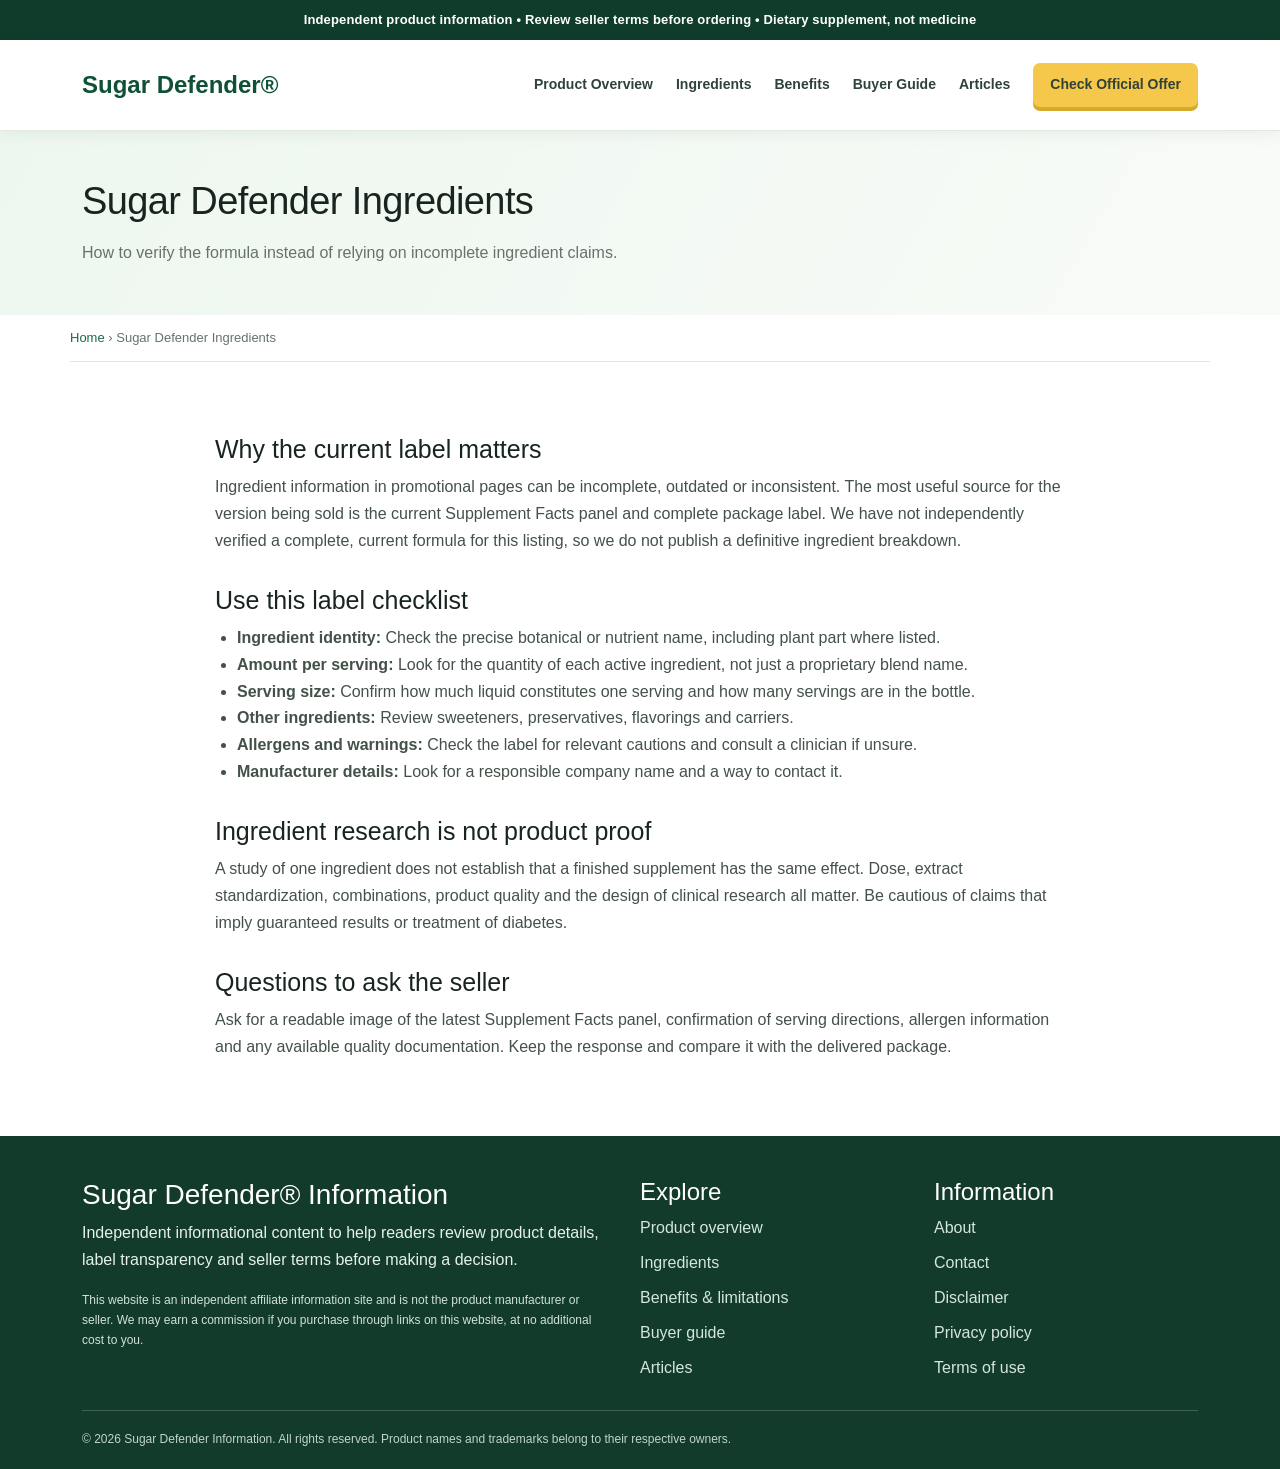
<file: ingredients/index.html>
<!doctype html><html lang="en"><head><meta charset="utf-8"><meta name="viewport" content="width=device-width,initial-scale=1">
<title>Sugar Defender Ingredients: Label Verification Guide</title><meta name="description" content="A practical guide to checking Sugar Defender ingredients, amounts, serving size, allergens and product-label details before purchase."><meta name="robots" content="index,follow,max-image-preview:large">
<link rel="canonical" href="https://en-sugardefenderpro.vercel.app/ingredients/"><meta property="og:type" content="website"><meta property="og:title" content="Sugar Defender Ingredients: Label Verification Guide"><meta property="og:description" content="A practical guide to checking Sugar Defender ingredients, amounts, serving size, allergens and product-label details before purchase."><meta property="og:url" content="https://en-sugardefenderpro.vercel.app/ingredients/"><meta property="og:image" content="/assets/images/sugar-defender-one-bottle.webp"><meta name="twitter:card" content="summary_large_image">
<link rel="icon" href="/assets/images/sugar-defender-one-bottle.webp"><link rel="stylesheet" href="/assets/css/bootstrap.min.css">
<link rel="stylesheet" href="/assets/css/bootstrap-icons.css">
<link rel="stylesheet" href="/assets/css/style.css">
<script type="application/ld+json">{"@context":"https://schema.org","@type":"WebPage","name":"Sugar Defender Ingredients: Label Verification Guide","url":"https://en-sugardefenderpro.vercel.app/ingredients/","description":"A practical guide to checking Sugar Defender ingredients, amounts, serving size, allergens and product-label details before purchase."}</script></head><body><div class="top-strip">Independent product information • Review seller terms before ordering • Dietary supplement, not medicine</div>
<nav class="navbar"><div class="container nav-inner"><a class="brand" href="https://en-sugardefenderpro.vercel.app/">Sugar Defender®</a><button class="menu-toggle" aria-label="Open menu" aria-expanded="false">☰</button><div class="nav-links"><a href="https://en-sugardefenderpro.vercel.app/what-is/">Product Overview</a><a href="https://en-sugardefenderpro.vercel.app/ingredients/">Ingredients</a><a href="https://en-sugardefenderpro.vercel.app/benefits/">Benefits</a><a href="https://en-sugardefenderpro.vercel.app/review/">Buyer Guide</a><a href="https://en-sugardefenderpro.vercel.app/blog/">Articles</a><a class="nav-cta" href="https://mwebkivo.com/13804/1614/2/?" target="_blank" rel="sponsored nofollow noopener">Check Official Offer</a></div></div></nav><header class="page-hero"><div class="container"><h1>Sugar Defender Ingredients</h1><p>How to verify the formula instead of relying on incomplete ingredient claims.</p></div></header><div class="container breadcrumbs"><a href="https://en-sugardefenderpro.vercel.app/">Home</a> › Sugar Defender Ingredients</div><main class="container article"><h2>Why the current label matters</h2><p>Ingredient information in promotional pages can be incomplete, outdated or inconsistent. The most useful source for the version being sold is the current Supplement Facts panel and complete package label. We have not independently verified a complete, current formula for this listing, so we do not publish a definitive ingredient breakdown.</p><h2>Use this label checklist</h2><ul><li><strong>Ingredient identity:</strong> Check the precise botanical or nutrient name, including plant part where listed.</li><li><strong>Amount per serving:</strong> Look for the quantity of each active ingredient, not just a proprietary blend name.</li><li><strong>Serving size:</strong> Confirm how much liquid constitutes one serving and how many servings are in the bottle.</li><li><strong>Other ingredients:</strong> Review sweeteners, preservatives, flavorings and carriers.</li><li><strong>Allergens and warnings:</strong> Check the label for relevant cautions and consult a clinician if unsure.</li><li><strong>Manufacturer details:</strong> Look for a responsible company name and a way to contact it.</li></ul><h2>Ingredient research is not product proof</h2><p>A study of one ingredient does not establish that a finished supplement has the same effect. Dose, extract standardization, combinations, product quality and the design of clinical research all matter. Be cautious of claims that imply guaranteed results or treatment of diabetes.</p><h2>Questions to ask the seller</h2><p>Ask for a readable image of the latest Supplement Facts panel, confirmation of serving directions, allergen information and any available quality documentation. Keep the response and compare it with the delivered package.</p></main><footer class="footer"><div class="container"><div class="footer-grid"><div><h3>Sugar Defender® Information</h3><p>Independent informational content to help readers review product details, label transparency and seller terms before making a decision.</p><p class="disclaimer">This website is an independent affiliate information site and is not the product manufacturer or seller. We may earn a commission if you purchase through links on this website, at no additional cost to you.</p></div><div><h4>Explore</h4><div class="footer-links"><a href="https://en-sugardefenderpro.vercel.app/what-is/">Product overview</a><a href="https://en-sugardefenderpro.vercel.app/ingredients/">Ingredients</a><a href="https://en-sugardefenderpro.vercel.app/benefits/">Benefits & limitations</a><a href="https://en-sugardefenderpro.vercel.app/review/">Buyer guide</a><a href="https://en-sugardefenderpro.vercel.app/blog/">Articles</a></div></div><div><h4>Information</h4><div class="footer-links"><a href="https://en-sugardefenderpro.vercel.app/about/">About</a><a href="https://en-sugardefenderpro.vercel.app/contact/">Contact</a><a href="https://en-sugardefenderpro.vercel.app/disclaimer/">Disclaimer</a><a href="https://en-sugardefenderpro.vercel.app/privacy-policy/">Privacy policy</a><a href="https://en-sugardefenderpro.vercel.app/terms/">Terms of use</a></div></div></div><div class="copyright">© 2026 Sugar Defender Information. All rights reserved. Product names and trademarks belong to their respective owners.</div></div></footer><script src="/assets/js/site.js" defer></script></body></html>
</file>
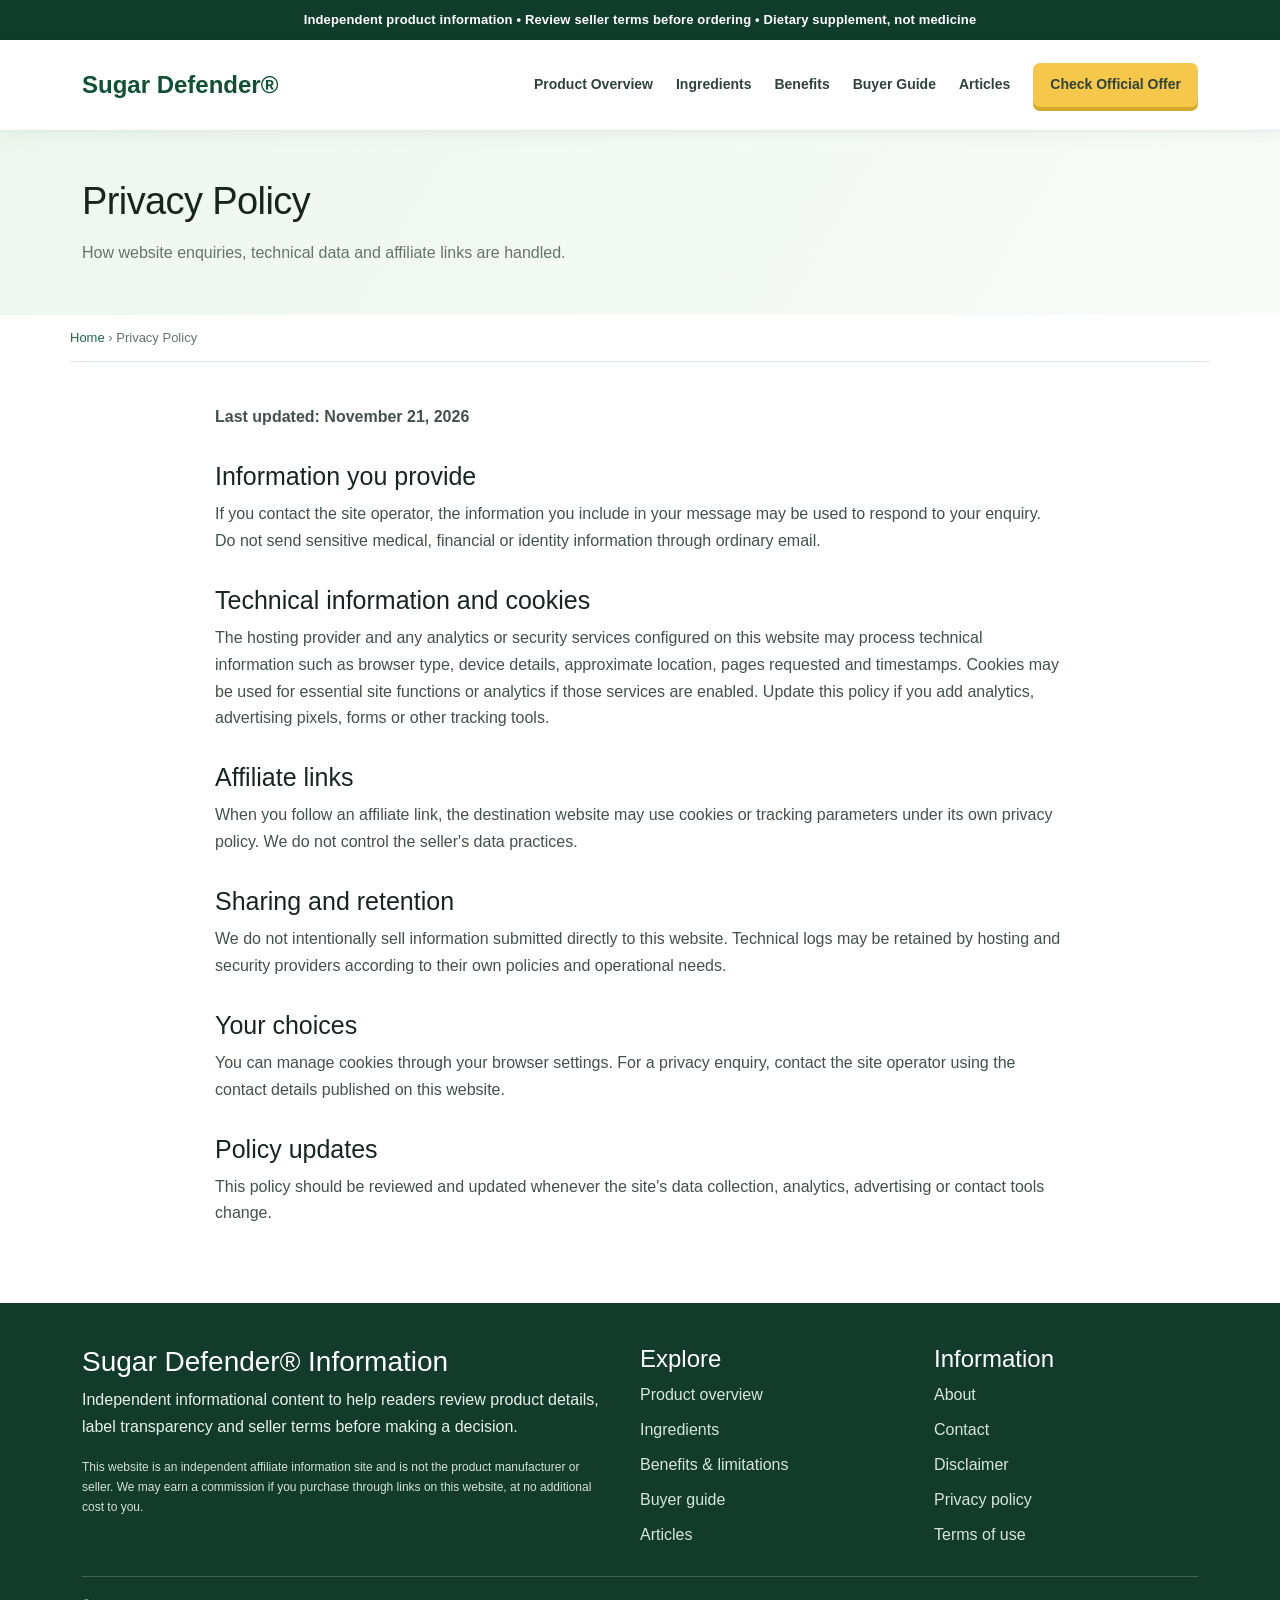
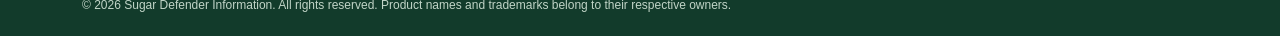
<file: privacy-policy/index.html>
<!doctype html><html lang="en"><head><meta charset="utf-8"><meta name="viewport" content="width=device-width,initial-scale=1">
<title>Privacy Policy | Sugar Defender Information</title><meta name="description" content="Privacy policy explaining basic website data, contact enquiries, cookies and affiliate links."><meta name="robots" content="index,follow,max-image-preview:large">
<link rel="canonical" href="https://en-sugardefenderpro.vercel.app/privacy-policy/"><meta property="og:type" content="website"><meta property="og:title" content="Privacy Policy | Sugar Defender Information"><meta property="og:description" content="Privacy policy explaining basic website data, contact enquiries, cookies and affiliate links."><meta property="og:url" content="https://en-sugardefenderpro.vercel.app/privacy-policy/"><meta property="og:image" content="/assets/images/sugar-defender-one-bottle.webp"><meta name="twitter:card" content="summary_large_image">
<link rel="icon" href="/assets/images/sugar-defender-one-bottle.webp"><link rel="stylesheet" href="/assets/css/bootstrap.min.css">
<link rel="stylesheet" href="/assets/css/bootstrap-icons.css">
<link rel="stylesheet" href="/assets/css/style.css">
<script type="application/ld+json">{"@context":"https://schema.org","@type":"WebPage","name":"Privacy Policy | Sugar Defender Information","url":"https://en-sugardefenderpro.vercel.app/privacy-policy/","description":"Privacy policy explaining basic website data, contact enquiries, cookies and affiliate links."}</script></head><body><div class="top-strip">Independent product information • Review seller terms before ordering • Dietary supplement, not medicine</div>
<nav class="navbar"><div class="container nav-inner"><a class="brand" href="https://en-sugardefenderpro.vercel.app/">Sugar Defender®</a><button class="menu-toggle" aria-label="Open menu" aria-expanded="false">☰</button><div class="nav-links"><a href="https://en-sugardefenderpro.vercel.app/what-is/">Product Overview</a><a href="https://en-sugardefenderpro.vercel.app/ingredients/">Ingredients</a><a href="https://en-sugardefenderpro.vercel.app/benefits/">Benefits</a><a href="https://en-sugardefenderpro.vercel.app/review/">Buyer Guide</a><a href="https://en-sugardefenderpro.vercel.app/blog/">Articles</a><a class="nav-cta" href="https://mwebkivo.com/13804/1614/2/?" target="_blank" rel="sponsored nofollow noopener">Check Official Offer</a></div></div></nav><header class="page-hero"><div class="container"><h1>Privacy Policy</h1><p>How website enquiries, technical data and affiliate links are handled.</p></div></header><div class="container breadcrumbs"><a href="https://en-sugardefenderpro.vercel.app/">Home</a> › Privacy Policy</div><main class="container article"><p><strong>Last updated: November 21, 2026</strong></p><h2>Information you provide</h2><p>If you contact the site operator, the information you include in your message may be used to respond to your enquiry. Do not send sensitive medical, financial or identity information through ordinary email.</p><h2>Technical information and cookies</h2><p>The hosting provider and any analytics or security services configured on this website may process technical information such as browser type, device details, approximate location, pages requested and timestamps. Cookies may be used for essential site functions or analytics if those services are enabled. Update this policy if you add analytics, advertising pixels, forms or other tracking tools.</p><h2>Affiliate links</h2><p>When you follow an affiliate link, the destination website may use cookies or tracking parameters under its own privacy policy. We do not control the seller's data practices.</p><h2>Sharing and retention</h2><p>We do not intentionally sell information submitted directly to this website. Technical logs may be retained by hosting and security providers according to their own policies and operational needs.</p><h2>Your choices</h2><p>You can manage cookies through your browser settings. For a privacy enquiry, contact the site operator using the contact details published on this website.</p><h2>Policy updates</h2><p>This policy should be reviewed and updated whenever the site's data collection, analytics, advertising or contact tools change.</p></main><footer class="footer"><div class="container"><div class="footer-grid"><div><h3>Sugar Defender® Information</h3><p>Independent informational content to help readers review product details, label transparency and seller terms before making a decision.</p><p class="disclaimer">This website is an independent affiliate information site and is not the product manufacturer or seller. We may earn a commission if you purchase through links on this website, at no additional cost to you.</p></div><div><h4>Explore</h4><div class="footer-links"><a href="https://en-sugardefenderpro.vercel.app/what-is/">Product overview</a><a href="https://en-sugardefenderpro.vercel.app/ingredients/">Ingredients</a><a href="https://en-sugardefenderpro.vercel.app/benefits/">Benefits & limitations</a><a href="https://en-sugardefenderpro.vercel.app/review/">Buyer guide</a><a href="https://en-sugardefenderpro.vercel.app/blog/">Articles</a></div></div><div><h4>Information</h4><div class="footer-links"><a href="https://en-sugardefenderpro.vercel.app/about/">About</a><a href="https://en-sugardefenderpro.vercel.app/contact/">Contact</a><a href="https://en-sugardefenderpro.vercel.app/disclaimer/">Disclaimer</a><a href="https://en-sugardefenderpro.vercel.app/privacy-policy/">Privacy policy</a><a href="https://en-sugardefenderpro.vercel.app/terms/">Terms of use</a></div></div></div><div class="copyright">© 2026 Sugar Defender Information. All rights reserved. Product names and trademarks belong to their respective owners.</div></div></footer><script src="/assets/js/site.js" defer></script></body></html>
</file>
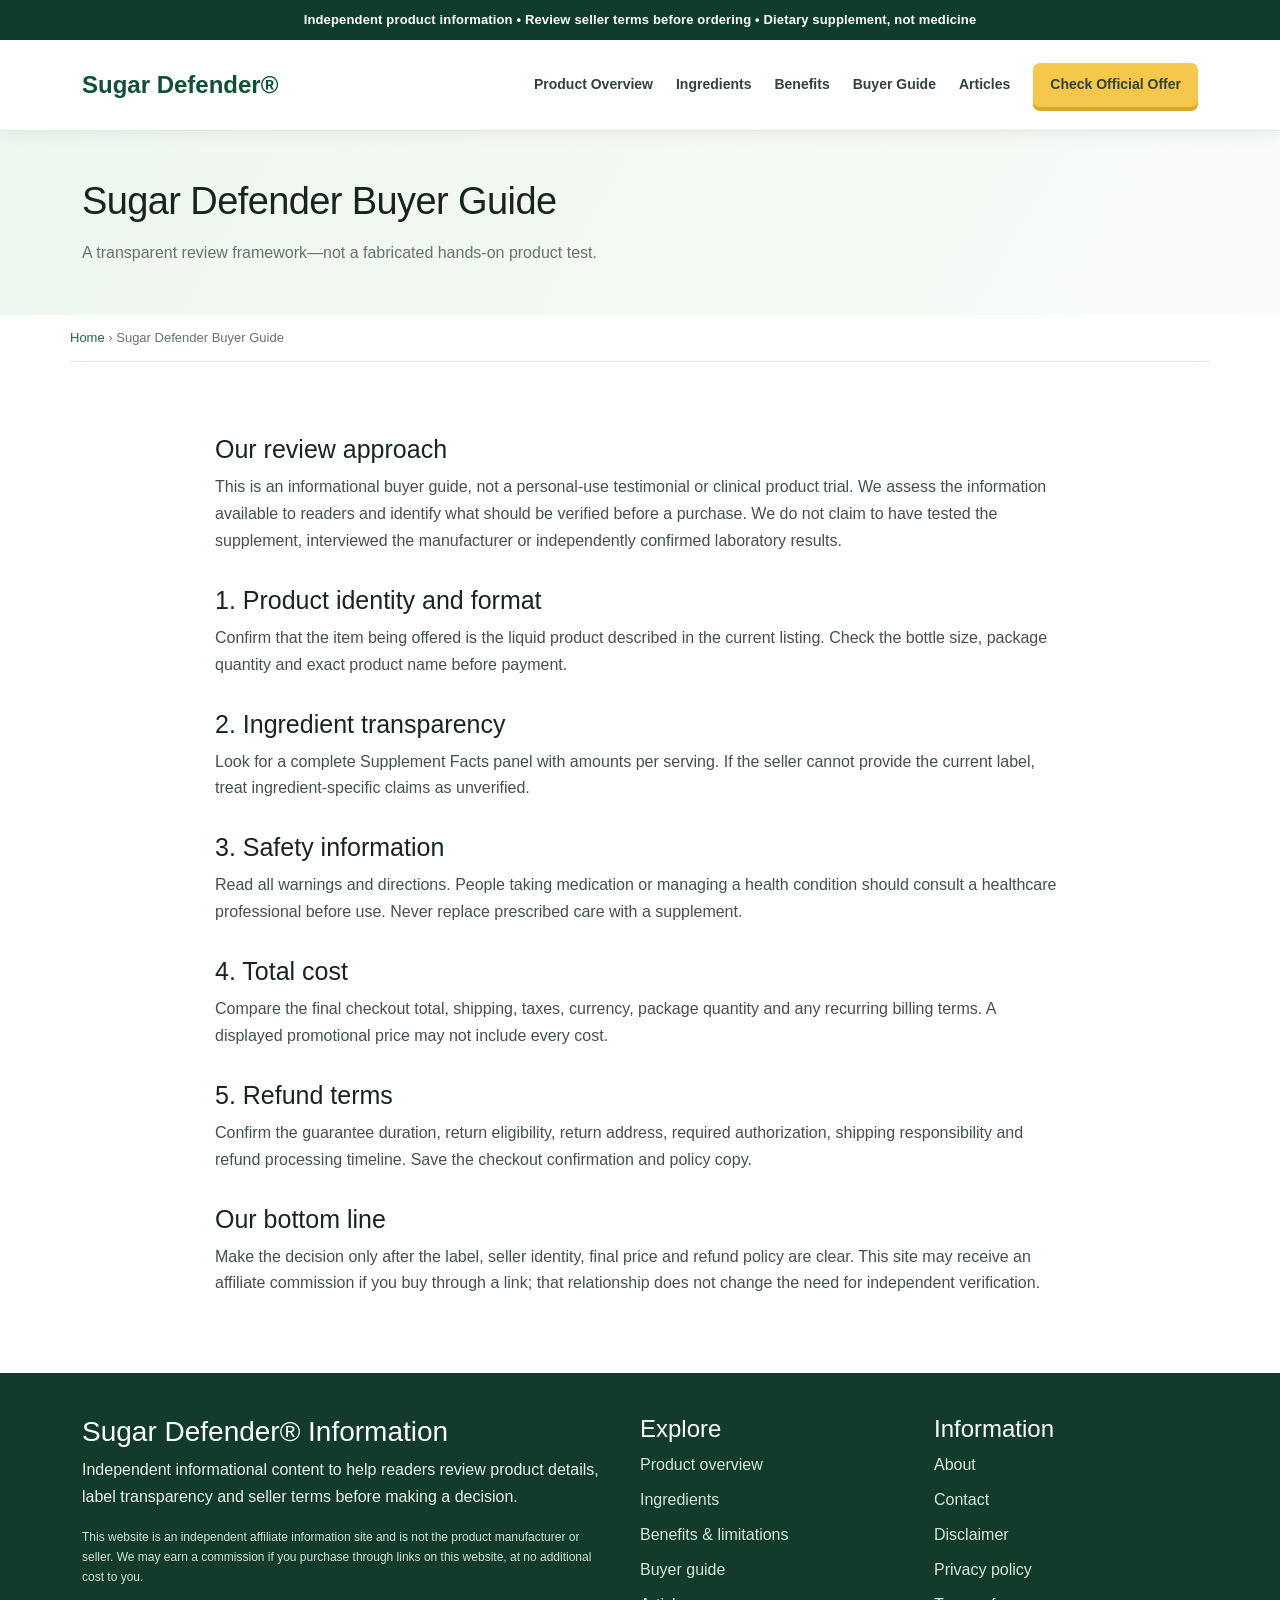
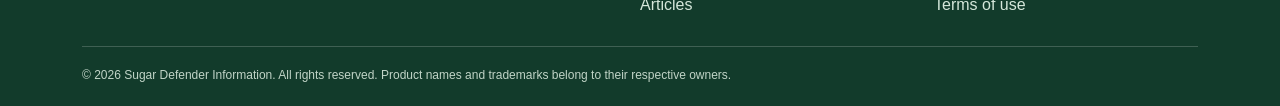
<file: review/index.html>
<!doctype html><html lang="en"><head><meta charset="utf-8"><meta name="viewport" content="width=device-width,initial-scale=1">
<title>Sugar Defender Review: A Practical Buyer Guide</title><meta name="description" content="A transparent Sugar Defender buyer guide covering product details, label transparency, seller terms and questions to check before ordering."><meta name="robots" content="index,follow,max-image-preview:large">
<link rel="canonical" href="https://en-sugardefenderpro.vercel.app/review/"><meta property="og:type" content="website"><meta property="og:title" content="Sugar Defender Review: A Practical Buyer Guide"><meta property="og:description" content="A transparent Sugar Defender buyer guide covering product details, label transparency, seller terms and questions to check before ordering."><meta property="og:url" content="https://en-sugardefenderpro.vercel.app/review/"><meta property="og:image" content="/assets/images/sugar-defender-one-bottle.webp"><meta name="twitter:card" content="summary_large_image">
<link rel="icon" href="/assets/images/sugar-defender-one-bottle.webp"><link rel="stylesheet" href="/assets/css/bootstrap.min.css">
<link rel="stylesheet" href="/assets/css/bootstrap-icons.css">
<link rel="stylesheet" href="/assets/css/style.css">
<script type="application/ld+json">{"@context":"https://schema.org","@type":"WebPage","name":"Sugar Defender Review: A Practical Buyer Guide","url":"https://en-sugardefenderpro.vercel.app/review/","description":"A transparent Sugar Defender buyer guide covering product details, label transparency, seller terms and questions to check before ordering."}</script></head><body><div class="top-strip">Independent product information • Review seller terms before ordering • Dietary supplement, not medicine</div>
<nav class="navbar"><div class="container nav-inner"><a class="brand" href="https://en-sugardefenderpro.vercel.app/">Sugar Defender®</a><button class="menu-toggle" aria-label="Open menu" aria-expanded="false">☰</button><div class="nav-links"><a href="https://en-sugardefenderpro.vercel.app/what-is/">Product Overview</a><a href="https://en-sugardefenderpro.vercel.app/ingredients/">Ingredients</a><a href="https://en-sugardefenderpro.vercel.app/benefits/">Benefits</a><a href="https://en-sugardefenderpro.vercel.app/review/">Buyer Guide</a><a href="https://en-sugardefenderpro.vercel.app/blog/">Articles</a><a class="nav-cta" href="https://mwebkivo.com/13804/1614/2/?" target="_blank" rel="sponsored nofollow noopener">Check Official Offer</a></div></div></nav><header class="page-hero"><div class="container"><h1>Sugar Defender Buyer Guide</h1><p>A transparent review framework—not a fabricated hands-on product test.</p></div></header><div class="container breadcrumbs"><a href="https://en-sugardefenderpro.vercel.app/">Home</a> › Sugar Defender Buyer Guide</div><main class="container article"><h2>Our review approach</h2><p>This is an informational buyer guide, not a personal-use testimonial or clinical product trial. We assess the information available to readers and identify what should be verified before a purchase. We do not claim to have tested the supplement, interviewed the manufacturer or independently confirmed laboratory results.</p><h2>1. Product identity and format</h2><p>Confirm that the item being offered is the liquid product described in the current listing. Check the bottle size, package quantity and exact product name before payment.</p><h2>2. Ingredient transparency</h2><p>Look for a complete Supplement Facts panel with amounts per serving. If the seller cannot provide the current label, treat ingredient-specific claims as unverified.</p><h2>3. Safety information</h2><p>Read all warnings and directions. People taking medication or managing a health condition should consult a healthcare professional before use. Never replace prescribed care with a supplement.</p><h2>4. Total cost</h2><p>Compare the final checkout total, shipping, taxes, currency, package quantity and any recurring billing terms. A displayed promotional price may not include every cost.</p><h2>5. Refund terms</h2><p>Confirm the guarantee duration, return eligibility, return address, required authorization, shipping responsibility and refund processing timeline. Save the checkout confirmation and policy copy.</p><h2>Our bottom line</h2><p>Make the decision only after the label, seller identity, final price and refund policy are clear. This site may receive an affiliate commission if you buy through a link; that relationship does not change the need for independent verification.</p></main><footer class="footer"><div class="container"><div class="footer-grid"><div><h3>Sugar Defender® Information</h3><p>Independent informational content to help readers review product details, label transparency and seller terms before making a decision.</p><p class="disclaimer">This website is an independent affiliate information site and is not the product manufacturer or seller. We may earn a commission if you purchase through links on this website, at no additional cost to you.</p></div><div><h4>Explore</h4><div class="footer-links"><a href="https://en-sugardefenderpro.vercel.app/what-is/">Product overview</a><a href="https://en-sugardefenderpro.vercel.app/ingredients/">Ingredients</a><a href="https://en-sugardefenderpro.vercel.app/benefits/">Benefits & limitations</a><a href="https://en-sugardefenderpro.vercel.app/review/">Buyer guide</a><a href="https://en-sugardefenderpro.vercel.app/blog/">Articles</a></div></div><div><h4>Information</h4><div class="footer-links"><a href="https://en-sugardefenderpro.vercel.app/about/">About</a><a href="https://en-sugardefenderpro.vercel.app/contact/">Contact</a><a href="https://en-sugardefenderpro.vercel.app/disclaimer/">Disclaimer</a><a href="https://en-sugardefenderpro.vercel.app/privacy-policy/">Privacy policy</a><a href="https://en-sugardefenderpro.vercel.app/terms/">Terms of use</a></div></div></div><div class="copyright">© 2026 Sugar Defender Information. All rights reserved. Product names and trademarks belong to their respective owners.</div></div></footer><script src="/assets/js/site.js" defer></script></body></html>
</file>
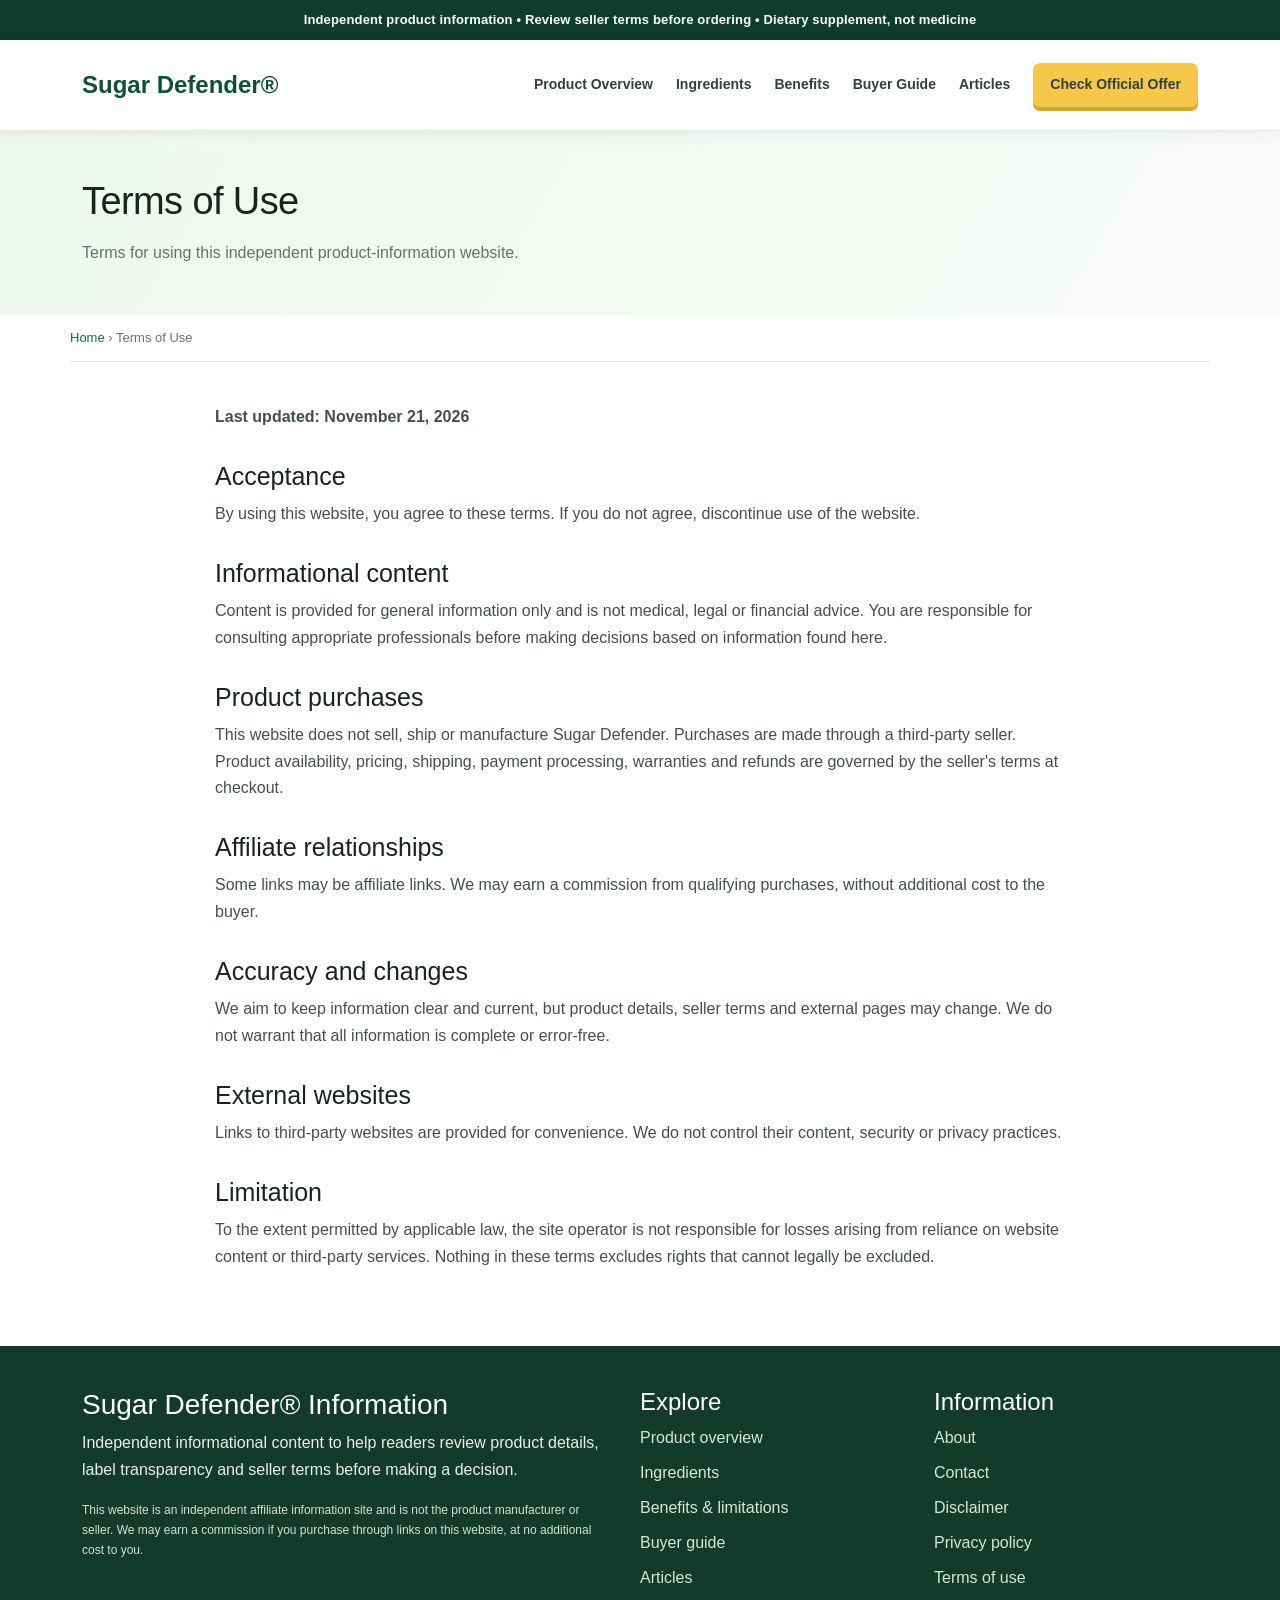
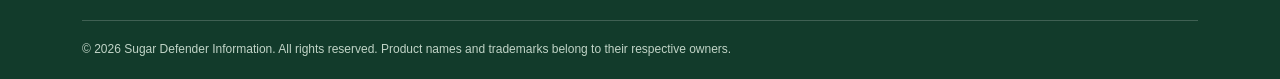
<file: terms/index.html>
<!doctype html><html lang="en"><head><meta charset="utf-8"><meta name="viewport" content="width=device-width,initial-scale=1">
<title>Terms of Use | Sugar Defender Information</title><meta name="description" content="Terms governing use of this independent Sugar Defender information website."><meta name="robots" content="index,follow,max-image-preview:large">
<link rel="canonical" href="https://en-sugardefenderpro.vercel.app/terms/"><meta property="og:type" content="website"><meta property="og:title" content="Terms of Use | Sugar Defender Information"><meta property="og:description" content="Terms governing use of this independent Sugar Defender information website."><meta property="og:url" content="https://en-sugardefenderpro.vercel.app/terms/"><meta property="og:image" content="/assets/images/sugar-defender-one-bottle.webp"><meta name="twitter:card" content="summary_large_image">
<link rel="icon" href="/assets/images/sugar-defender-one-bottle.webp"><link rel="stylesheet" href="/assets/css/bootstrap.min.css">
<link rel="stylesheet" href="/assets/css/bootstrap-icons.css">
<link rel="stylesheet" href="/assets/css/style.css">
<script type="application/ld+json">{"@context":"https://schema.org","@type":"WebPage","name":"Terms of Use | Sugar Defender Information","url":"https://en-sugardefenderpro.vercel.app/terms/","description":"Terms governing use of this independent Sugar Defender information website."}</script></head><body><div class="top-strip">Independent product information • Review seller terms before ordering • Dietary supplement, not medicine</div>
<nav class="navbar"><div class="container nav-inner"><a class="brand" href="https://en-sugardefenderpro.vercel.app/">Sugar Defender®</a><button class="menu-toggle" aria-label="Open menu" aria-expanded="false">☰</button><div class="nav-links"><a href="https://en-sugardefenderpro.vercel.app/what-is/">Product Overview</a><a href="https://en-sugardefenderpro.vercel.app/ingredients/">Ingredients</a><a href="https://en-sugardefenderpro.vercel.app/benefits/">Benefits</a><a href="https://en-sugardefenderpro.vercel.app/review/">Buyer Guide</a><a href="https://en-sugardefenderpro.vercel.app/blog/">Articles</a><a class="nav-cta" href="https://mwebkivo.com/13804/1614/2/?" target="_blank" rel="sponsored nofollow noopener">Check Official Offer</a></div></div></nav><header class="page-hero"><div class="container"><h1>Terms of Use</h1><p>Terms for using this independent product-information website.</p></div></header><div class="container breadcrumbs"><a href="https://en-sugardefenderpro.vercel.app/">Home</a> › Terms of Use</div><main class="container article"><p><strong>Last updated: November 21, 2026</strong></p><h2>Acceptance</h2><p>By using this website, you agree to these terms. If you do not agree, discontinue use of the website.</p><h2>Informational content</h2><p>Content is provided for general information only and is not medical, legal or financial advice. You are responsible for consulting appropriate professionals before making decisions based on information found here.</p><h2>Product purchases</h2><p>This website does not sell, ship or manufacture Sugar Defender. Purchases are made through a third-party seller. Product availability, pricing, shipping, payment processing, warranties and refunds are governed by the seller's terms at checkout.</p><h2>Affiliate relationships</h2><p>Some links may be affiliate links. We may earn a commission from qualifying purchases, without additional cost to the buyer.</p><h2>Accuracy and changes</h2><p>We aim to keep information clear and current, but product details, seller terms and external pages may change. We do not warrant that all information is complete or error-free.</p><h2>External websites</h2><p>Links to third-party websites are provided for convenience. We do not control their content, security or privacy practices.</p><h2>Limitation</h2><p>To the extent permitted by applicable law, the site operator is not responsible for losses arising from reliance on website content or third-party services. Nothing in these terms excludes rights that cannot legally be excluded.</p></main><footer class="footer"><div class="container"><div class="footer-grid"><div><h3>Sugar Defender® Information</h3><p>Independent informational content to help readers review product details, label transparency and seller terms before making a decision.</p><p class="disclaimer">This website is an independent affiliate information site and is not the product manufacturer or seller. We may earn a commission if you purchase through links on this website, at no additional cost to you.</p></div><div><h4>Explore</h4><div class="footer-links"><a href="https://en-sugardefenderpro.vercel.app/what-is/">Product overview</a><a href="https://en-sugardefenderpro.vercel.app/ingredients/">Ingredients</a><a href="https://en-sugardefenderpro.vercel.app/benefits/">Benefits & limitations</a><a href="https://en-sugardefenderpro.vercel.app/review/">Buyer guide</a><a href="https://en-sugardefenderpro.vercel.app/blog/">Articles</a></div></div><div><h4>Information</h4><div class="footer-links"><a href="https://en-sugardefenderpro.vercel.app/about/">About</a><a href="https://en-sugardefenderpro.vercel.app/contact/">Contact</a><a href="https://en-sugardefenderpro.vercel.app/disclaimer/">Disclaimer</a><a href="https://en-sugardefenderpro.vercel.app/privacy-policy/">Privacy policy</a><a href="https://en-sugardefenderpro.vercel.app/terms/">Terms of use</a></div></div></div><div class="copyright">© 2026 Sugar Defender Information. All rights reserved. Product names and trademarks belong to their respective owners.</div></div></footer><script src="/assets/js/site.js" defer></script></body></html>
</file>
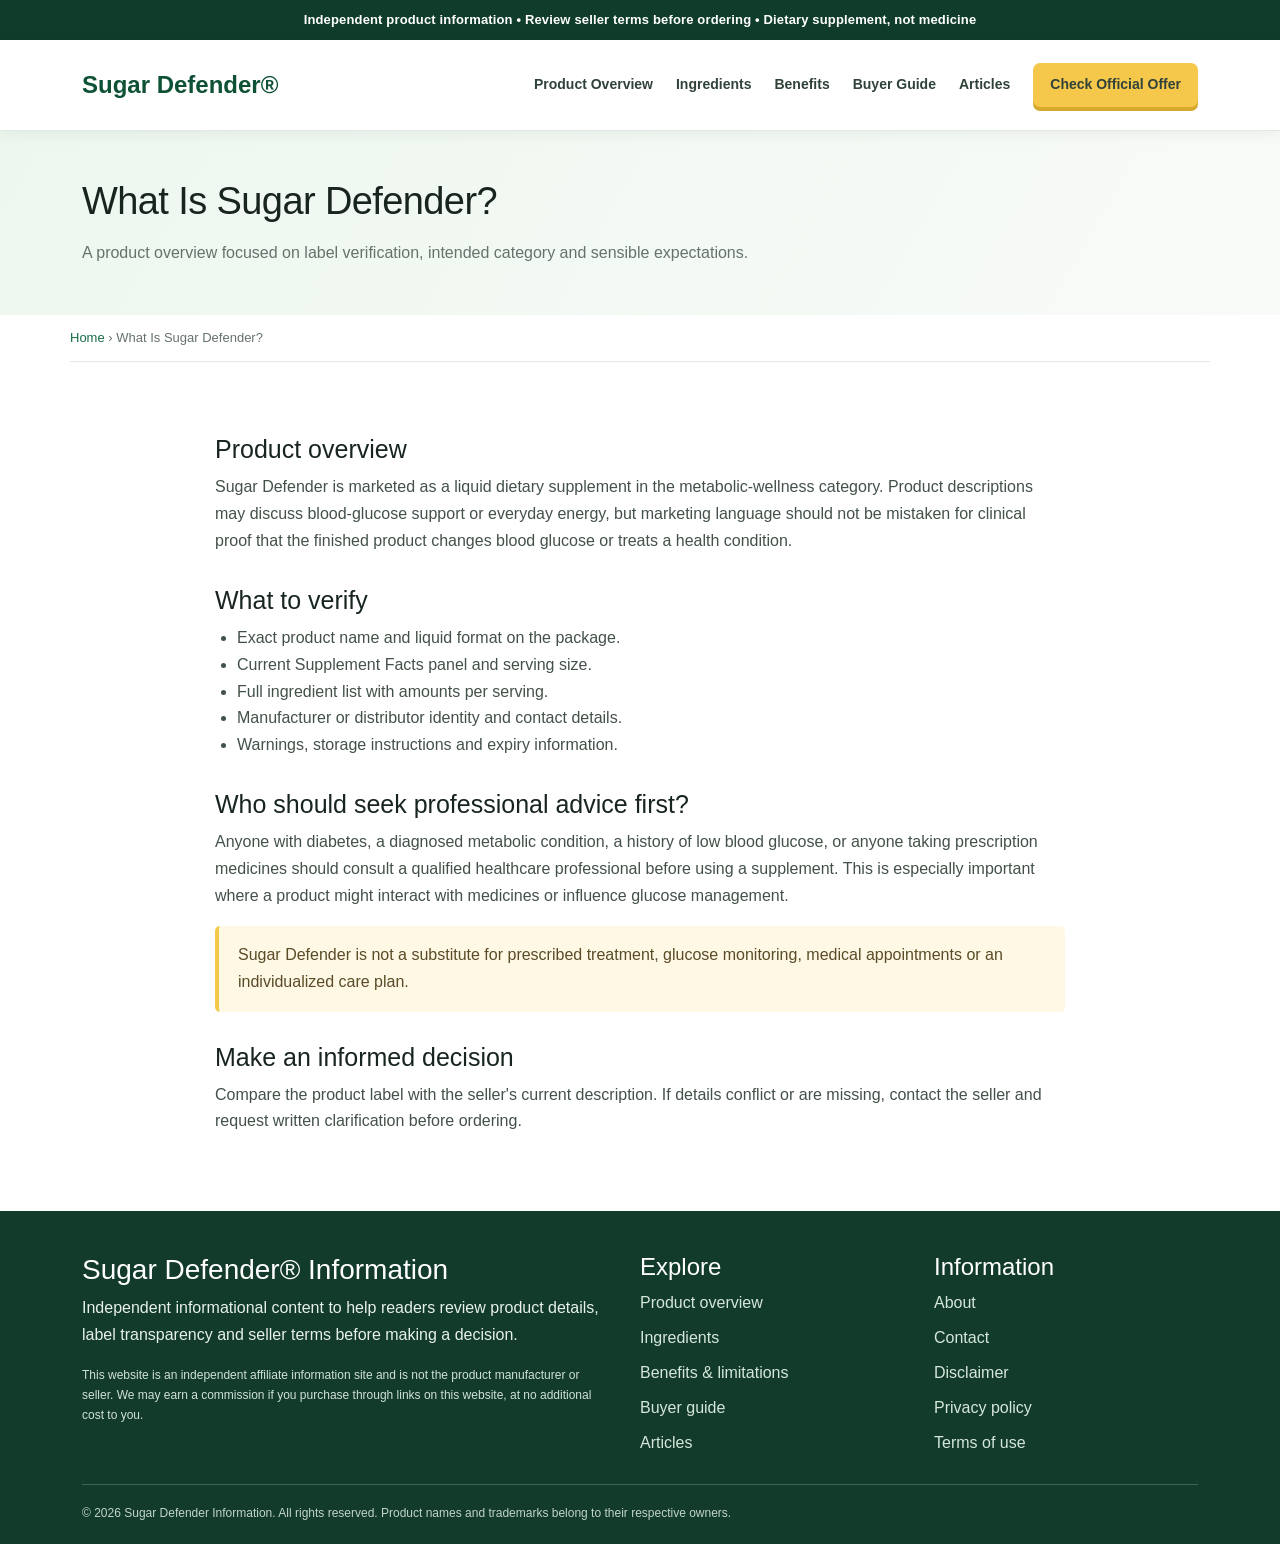
<file: what-is/index.html>
<!doctype html><html lang="en"><head><meta charset="utf-8"><meta name="viewport" content="width=device-width,initial-scale=1">
<title>What Is Sugar Defender? Product Overview and Important Notes</title><meta name="description" content="Learn how Sugar Defender is described, what information to verify on its label and why supplements are not substitutes for medical care."><meta name="robots" content="index,follow,max-image-preview:large">
<link rel="canonical" href="https://en-sugardefenderpro.vercel.app/what-is/"><meta property="og:type" content="website"><meta property="og:title" content="What Is Sugar Defender? Product Overview and Important Notes"><meta property="og:description" content="Learn how Sugar Defender is described, what information to verify on its label and why supplements are not substitutes for medical care."><meta property="og:url" content="https://en-sugardefenderpro.vercel.app/what-is/"><meta property="og:image" content="/assets/images/sugar-defender-one-bottle.webp"><meta name="twitter:card" content="summary_large_image">
<link rel="icon" href="/assets/images/sugar-defender-one-bottle.webp"><link rel="stylesheet" href="/assets/css/bootstrap.min.css">
<link rel="stylesheet" href="/assets/css/bootstrap-icons.css">
<link rel="stylesheet" href="/assets/css/style.css">
<script type="application/ld+json">{"@context":"https://schema.org","@type":"WebPage","name":"What Is Sugar Defender? Product Overview and Important Notes","url":"https://en-sugardefenderpro.vercel.app/what-is/","description":"Learn how Sugar Defender is described, what information to verify on its label and why supplements are not substitutes for medical care."}</script></head><body><div class="top-strip">Independent product information • Review seller terms before ordering • Dietary supplement, not medicine</div>
<nav class="navbar"><div class="container nav-inner"><a class="brand" href="https://en-sugardefenderpro.vercel.app/">Sugar Defender®</a><button class="menu-toggle" aria-label="Open menu" aria-expanded="false">☰</button><div class="nav-links"><a href="https://en-sugardefenderpro.vercel.app/what-is/">Product Overview</a><a href="https://en-sugardefenderpro.vercel.app/ingredients/">Ingredients</a><a href="https://en-sugardefenderpro.vercel.app/benefits/">Benefits</a><a href="https://en-sugardefenderpro.vercel.app/review/">Buyer Guide</a><a href="https://en-sugardefenderpro.vercel.app/blog/">Articles</a><a class="nav-cta" href="https://mwebkivo.com/13804/1614/2/?" target="_blank" rel="sponsored nofollow noopener">Check Official Offer</a></div></div></nav><header class="page-hero"><div class="container"><h1>What Is Sugar Defender?</h1><p>A product overview focused on label verification, intended category and sensible expectations.</p></div></header><div class="container breadcrumbs"><a href="https://en-sugardefenderpro.vercel.app/">Home</a> › What Is Sugar Defender?</div><main class="container article"><h2>Product overview</h2><p>Sugar Defender is marketed as a liquid dietary supplement in the metabolic-wellness category. Product descriptions may discuss blood-glucose support or everyday energy, but marketing language should not be mistaken for clinical proof that the finished product changes blood glucose or treats a health condition.</p><h2>What to verify</h2><ul><li>Exact product name and liquid format on the package.</li><li>Current Supplement Facts panel and serving size.</li><li>Full ingredient list with amounts per serving.</li><li>Manufacturer or distributor identity and contact details.</li><li>Warnings, storage instructions and expiry information.</li></ul><h2>Who should seek professional advice first?</h2><p>Anyone with diabetes, a diagnosed metabolic condition, a history of low blood glucose, or anyone taking prescription medicines should consult a qualified healthcare professional before using a supplement. This is especially important where a product might interact with medicines or influence glucose management.</p><div class="note">Sugar Defender is not a substitute for prescribed treatment, glucose monitoring, medical appointments or an individualized care plan.</div><h2>Make an informed decision</h2><p>Compare the product label with the seller's current description. If details conflict or are missing, contact the seller and request written clarification before ordering.</p></main><footer class="footer"><div class="container"><div class="footer-grid"><div><h3>Sugar Defender® Information</h3><p>Independent informational content to help readers review product details, label transparency and seller terms before making a decision.</p><p class="disclaimer">This website is an independent affiliate information site and is not the product manufacturer or seller. We may earn a commission if you purchase through links on this website, at no additional cost to you.</p></div><div><h4>Explore</h4><div class="footer-links"><a href="https://en-sugardefenderpro.vercel.app/what-is/">Product overview</a><a href="https://en-sugardefenderpro.vercel.app/ingredients/">Ingredients</a><a href="https://en-sugardefenderpro.vercel.app/benefits/">Benefits & limitations</a><a href="https://en-sugardefenderpro.vercel.app/review/">Buyer guide</a><a href="https://en-sugardefenderpro.vercel.app/blog/">Articles</a></div></div><div><h4>Information</h4><div class="footer-links"><a href="https://en-sugardefenderpro.vercel.app/about/">About</a><a href="https://en-sugardefenderpro.vercel.app/contact/">Contact</a><a href="https://en-sugardefenderpro.vercel.app/disclaimer/">Disclaimer</a><a href="https://en-sugardefenderpro.vercel.app/privacy-policy/">Privacy policy</a><a href="https://en-sugardefenderpro.vercel.app/terms/">Terms of use</a></div></div></div><div class="copyright">© 2026 Sugar Defender Information. All rights reserved. Product names and trademarks belong to their respective owners.</div></div></footer><script src="/assets/js/site.js" defer></script></body></html>
</file>
<file: assets/css/style.css>
:root{--green:#176b45;--green2:#0e5134;--mint:#eaf5ee;--gold:#f5c84b;--ink:#18251e;--muted:#65736b;--line:#e1e9e3;--white:#fff}
*{box-sizing:border-box}html{scroll-behavior:smooth;scroll-padding-top:90px}body{margin:0;color:var(--ink);font-family:Roboto,Arial,sans-serif;line-height:1.68;background:#fff}a{color:var(--green);text-decoration:none}a:hover{text-decoration:underline}.container{width:min(1140px,92%);margin:auto}.top-strip{background:#103d2b;color:#fff;text-align:center;padding:9px 14px;font-size:13px;font-weight:600;letter-spacing:.15px}.navbar{position:sticky;top:0;z-index:20;background:#fff;border-bottom:1px solid var(--line);box-shadow:0 3px 15px #153b2510}.nav-inner{display:flex;align-items:center;justify-content:space-between;min-height:74px;gap:20px}.brand{font-size:24px;font-weight:800;color:var(--green2);white-space:nowrap}.nav-links{display:flex;align-items:center;gap:23px}.nav-links a{font-size:14px;font-weight:700;color:#304239}.nav-cta,.btn{display:inline-block;background:var(--gold);color:#17251c;padding:13px 22px;border-radius:7px;font-weight:800;text-align:center;box-shadow:0 4px 0 #d5a92c}.nav-cta{padding:10px 17px}.menu-toggle{display:none;background:white;border:1px solid var(--line);border-radius:6px;padding:8px 12px;font-size:20px}.hero{background:linear-gradient(120deg,#eff8f1,#f8fbf7);padding:62px 0 55px;overflow:hidden}.hero-grid{display:grid;grid-template-columns:1.1fr .9fr;align-items:center;gap:40px}.eyebrow{color:var(--green);font-weight:800;text-transform:uppercase;letter-spacing:1.4px;font-size:12px}.hero h1{font-size:clamp(34px,4.5vw,54px);line-height:1.13;margin:13px 0 18px;letter-spacing:-1.5px}.hero p{font-size:18px;color:#526158;max-width:650px}.hero-img{width:100%;max-height:410px;object-fit:contain}.trust-row{display:flex;gap:18px;flex-wrap:wrap;margin:24px 0;color:#405348;font-size:13px;font-weight:700}.trust-row span:before{content:"✓";color:var(--green);font-weight:900;margin-right:7px}.section{padding:58px 0}.section.soft{background:#f5f9f5}.section h2,.page-hero h1{font-size:clamp(27px,3.2vw,38px);line-height:1.2;margin:0 0 16px;letter-spacing:-.6px}.section-intro{max-width:780px;color:var(--muted);font-size:17px}.center{text-align:center}.center .section-intro{margin:0 auto}.cards{display:grid;grid-template-columns:repeat(3,1fr);gap:20px;margin-top:30px}.card{border:1px solid var(--line);border-radius:13px;padding:24px;background:#fff;box-shadow:0 8px 25px #173c2410}.card h3{margin:8px 0;font-size:20px}.icon-round{display:grid;place-items:center;width:44px;height:44px;border-radius:50%;background:var(--mint);color:var(--green);font-size:21px;font-weight:800}.split{display:grid;grid-template-columns:1fr 1fr;gap:36px;align-items:center}.product-img{width:100%;max-height:360px;object-fit:contain}.note{background:#fff8e5;border-left:4px solid var(--gold);padding:16px 19px;border-radius:5px;color:#594b26}.small{font-size:13px;color:var(--muted)}.price-grid{display:grid;grid-template-columns:repeat(3,1fr);gap:18px;margin-top:28px}.price-card{text-align:center;border:1px solid var(--line);border-radius:14px;padding:22px;background:white}.price-card img{height:175px;max-width:100%;object-fit:contain}.price-card h3{margin:12px 0 5px}.price-card .btn{margin:12px 0}.badge{display:inline-block;background:#e7f4e9;color:#216342;border-radius:20px;padding:4px 10px;font-size:12px;font-weight:800}.faq{max-width:850px;margin:24px auto 0;text-align:left}.faq details{border-bottom:1px solid var(--line);padding:16px 0}.faq summary{font-weight:800;cursor:pointer}.page-hero{background:linear-gradient(120deg,#edf7ef,#f9fbf8);padding:48px 0}.page-hero p{margin:8px 0 0;color:var(--muted)}.breadcrumbs{padding:12px 0;font-size:13px;color:var(--muted);border-bottom:1px solid var(--line)}.article{max-width:850px;margin:auto;padding:42px 0 60px}.article h2{font-size:25px;margin:30px 0 10px}.article h3{font-size:19px;margin:22px 0 8px}.article p,.article li{color:#435148}.article ul{padding-left:22px}.footer{background:#123b2b;color:#e7f1ea;padding:42px 0 20px}.footer-grid{display:grid;grid-template-columns:2fr 1fr 1fr;gap:30px}.footer h3,.footer h4{color:#fff}.footer a{color:#d5e7da}.footer-links{display:grid;gap:8px}.copyright{border-top:1px solid #ffffff30;margin-top:28px;padding-top:18px;font-size:12px;color:#c1d4c7}.disclaimer{font-size:12px;color:#d1e1d6;max-width:850px}.cta-band{background:var(--green);color:#fff;text-align:center;padding:42px 20px}.cta-band h2{color:#fff}.cta-band p{color:#e1efe5}.cta-band .btn{margin-top:10px}.content-image{max-width:100%;height:auto;border-radius:10px}.table-wrap{overflow-x:auto}table{width:100%;border-collapse:collapse;margin:20px 0}td,th{border:1px solid var(--line);padding:12px;text-align:left}th{background:var(--mint)}@media(max-width:850px){.nav-links{display:none;position:absolute;left:0;right:0;top:74px;background:#fff;padding:18px 5%;border-bottom:1px solid var(--line);flex-direction:column;align-items:stretch;gap:13px}.nav-links.open{display:flex}.menu-toggle{display:block}.hero-grid,.split{grid-template-columns:1fr}.hero-img{max-height:300px}.cards,.price-grid{grid-template-columns:1fr 1fr}.footer-grid{grid-template-columns:1fr 1fr}}@media(max-width:560px){.cards,.price-grid,.footer-grid{grid-template-columns:1fr}.hero{padding:42px 0}.hero p{font-size:16px}.section{padding:43px 0}.brand{font-size:21px}.nav-cta{display:none}}
</file>
